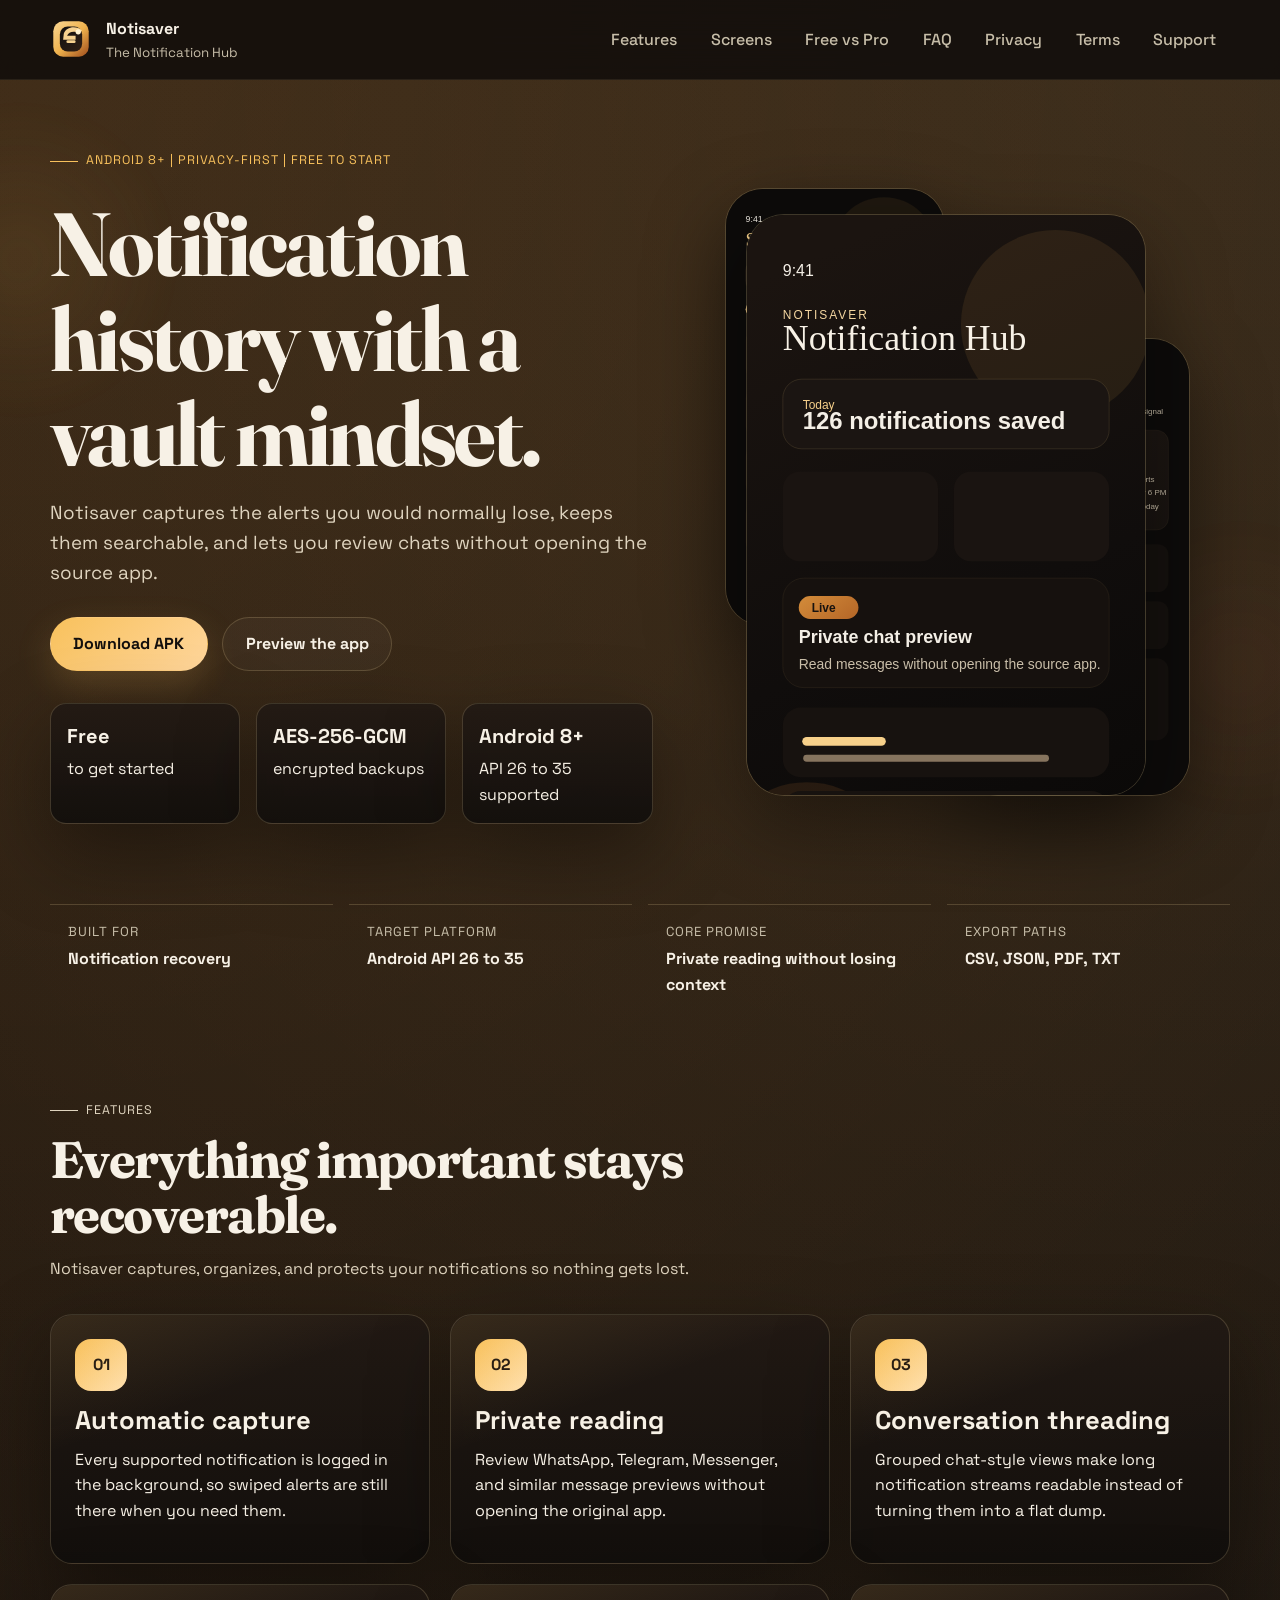
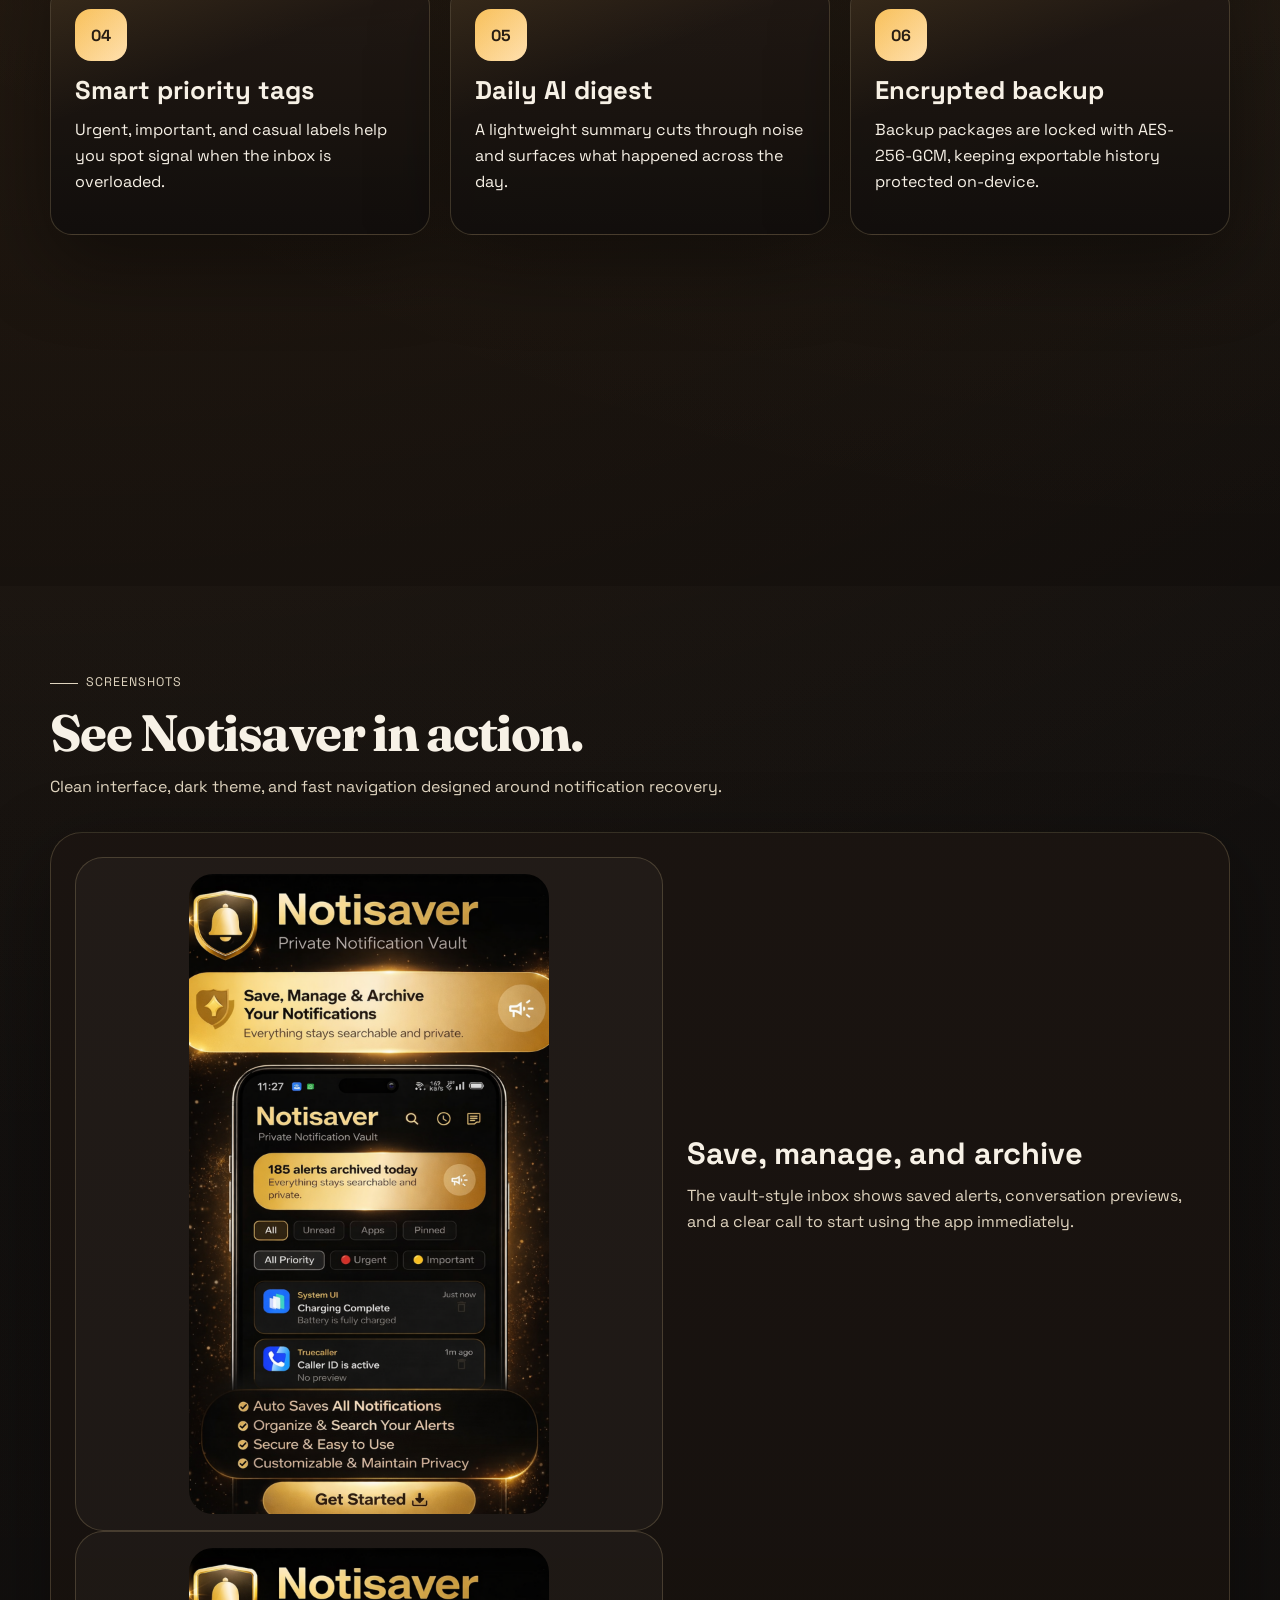
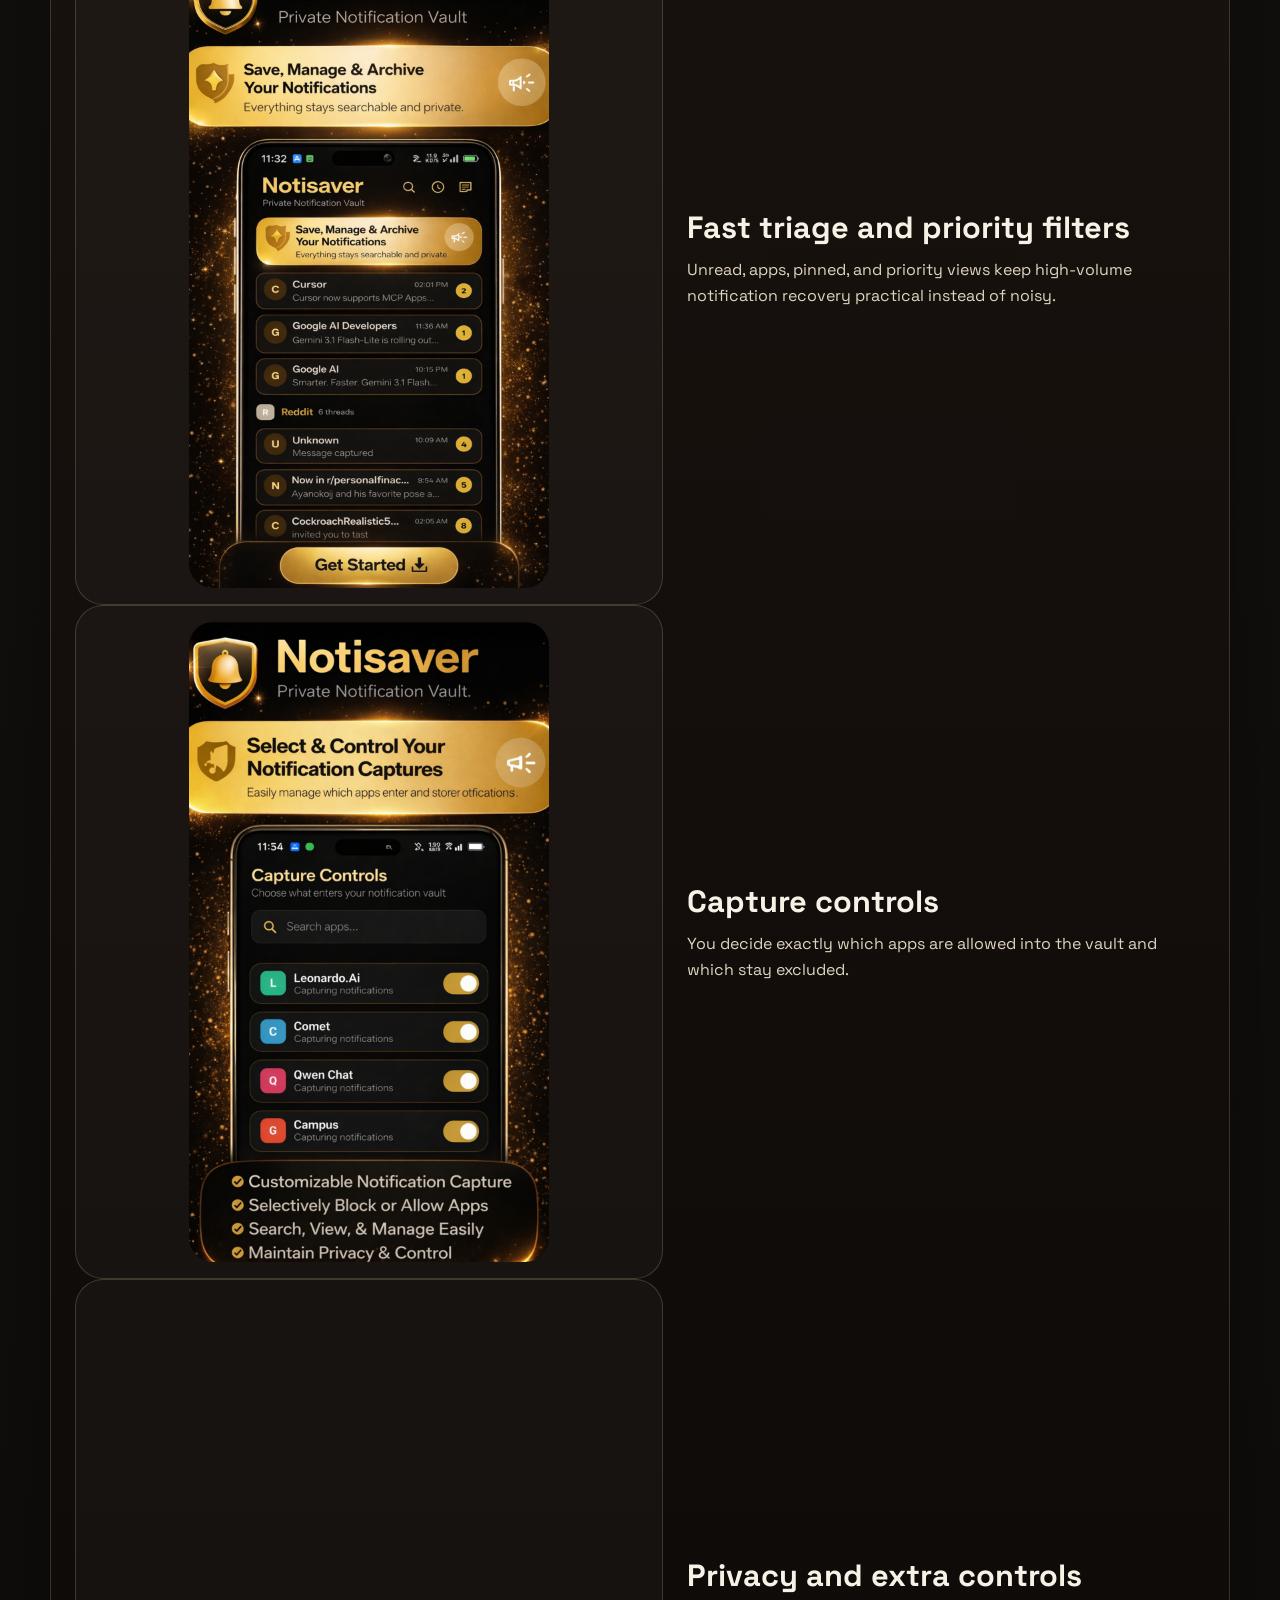
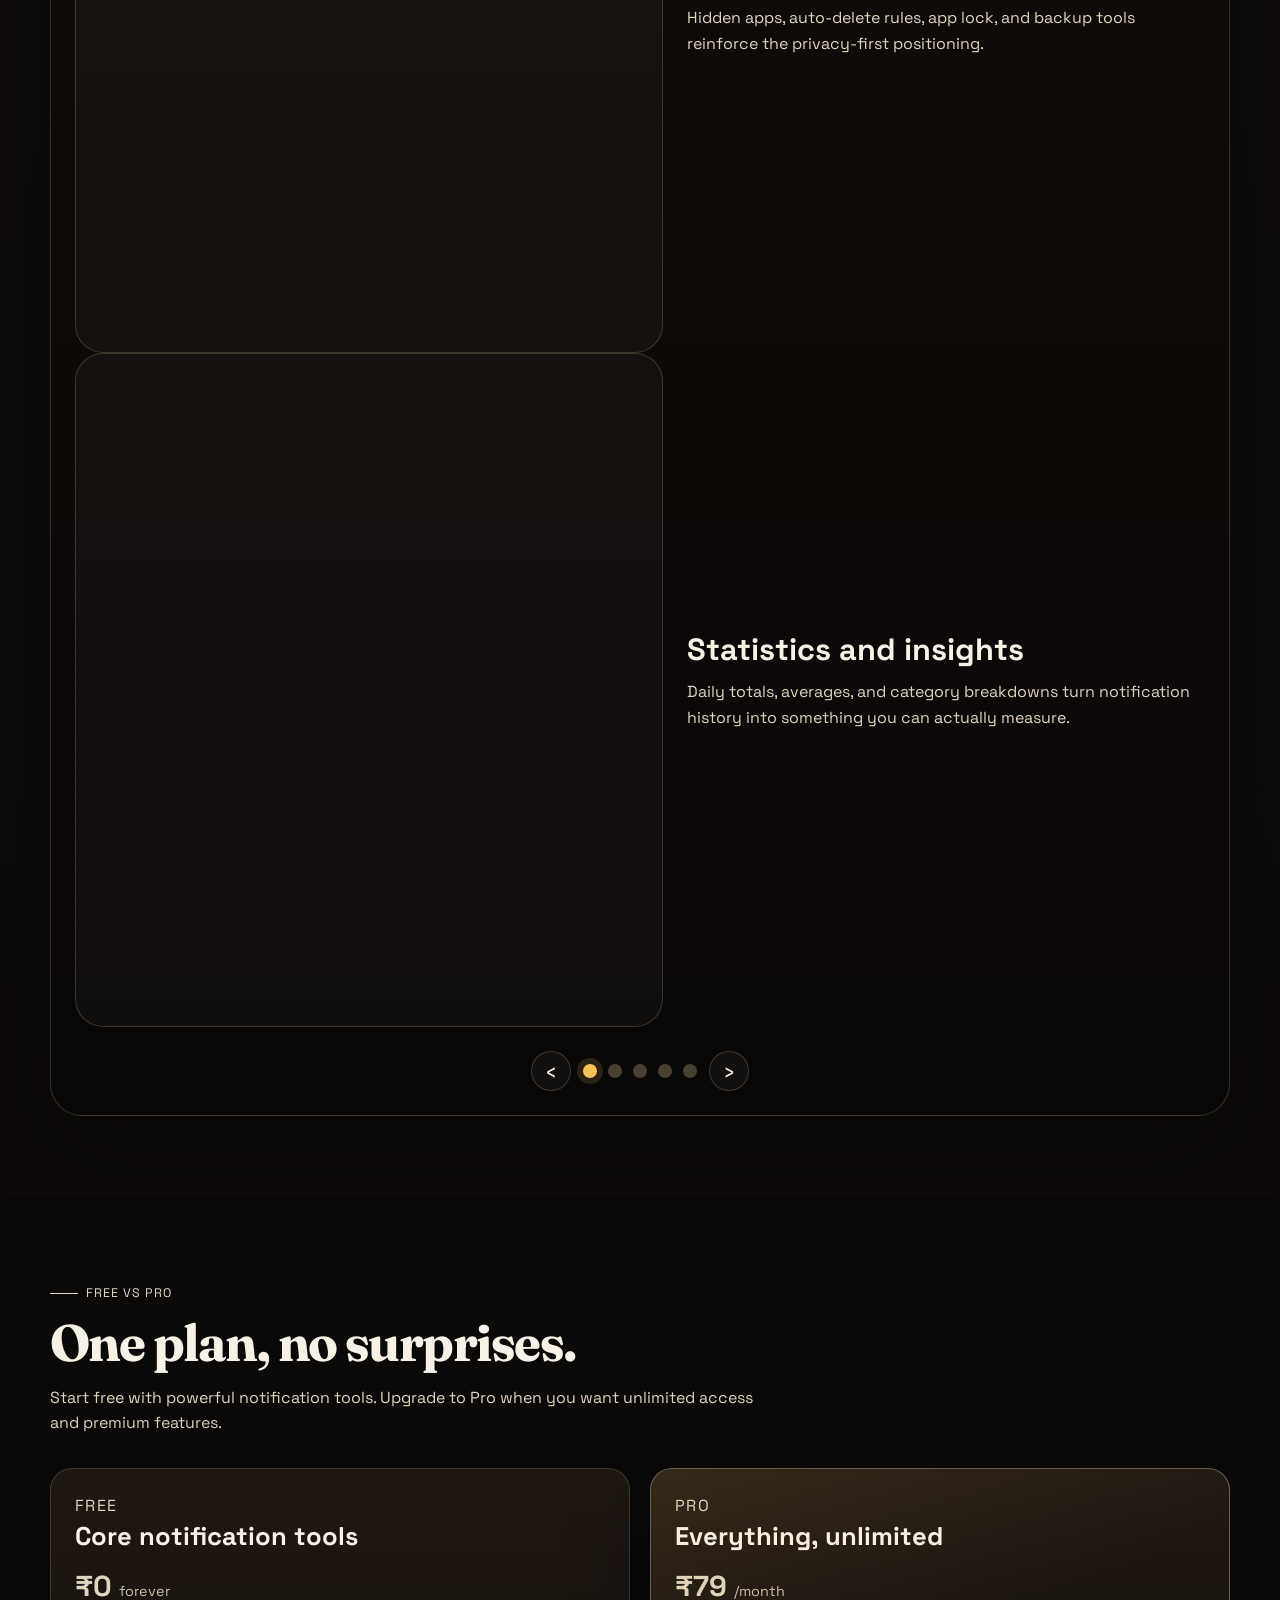
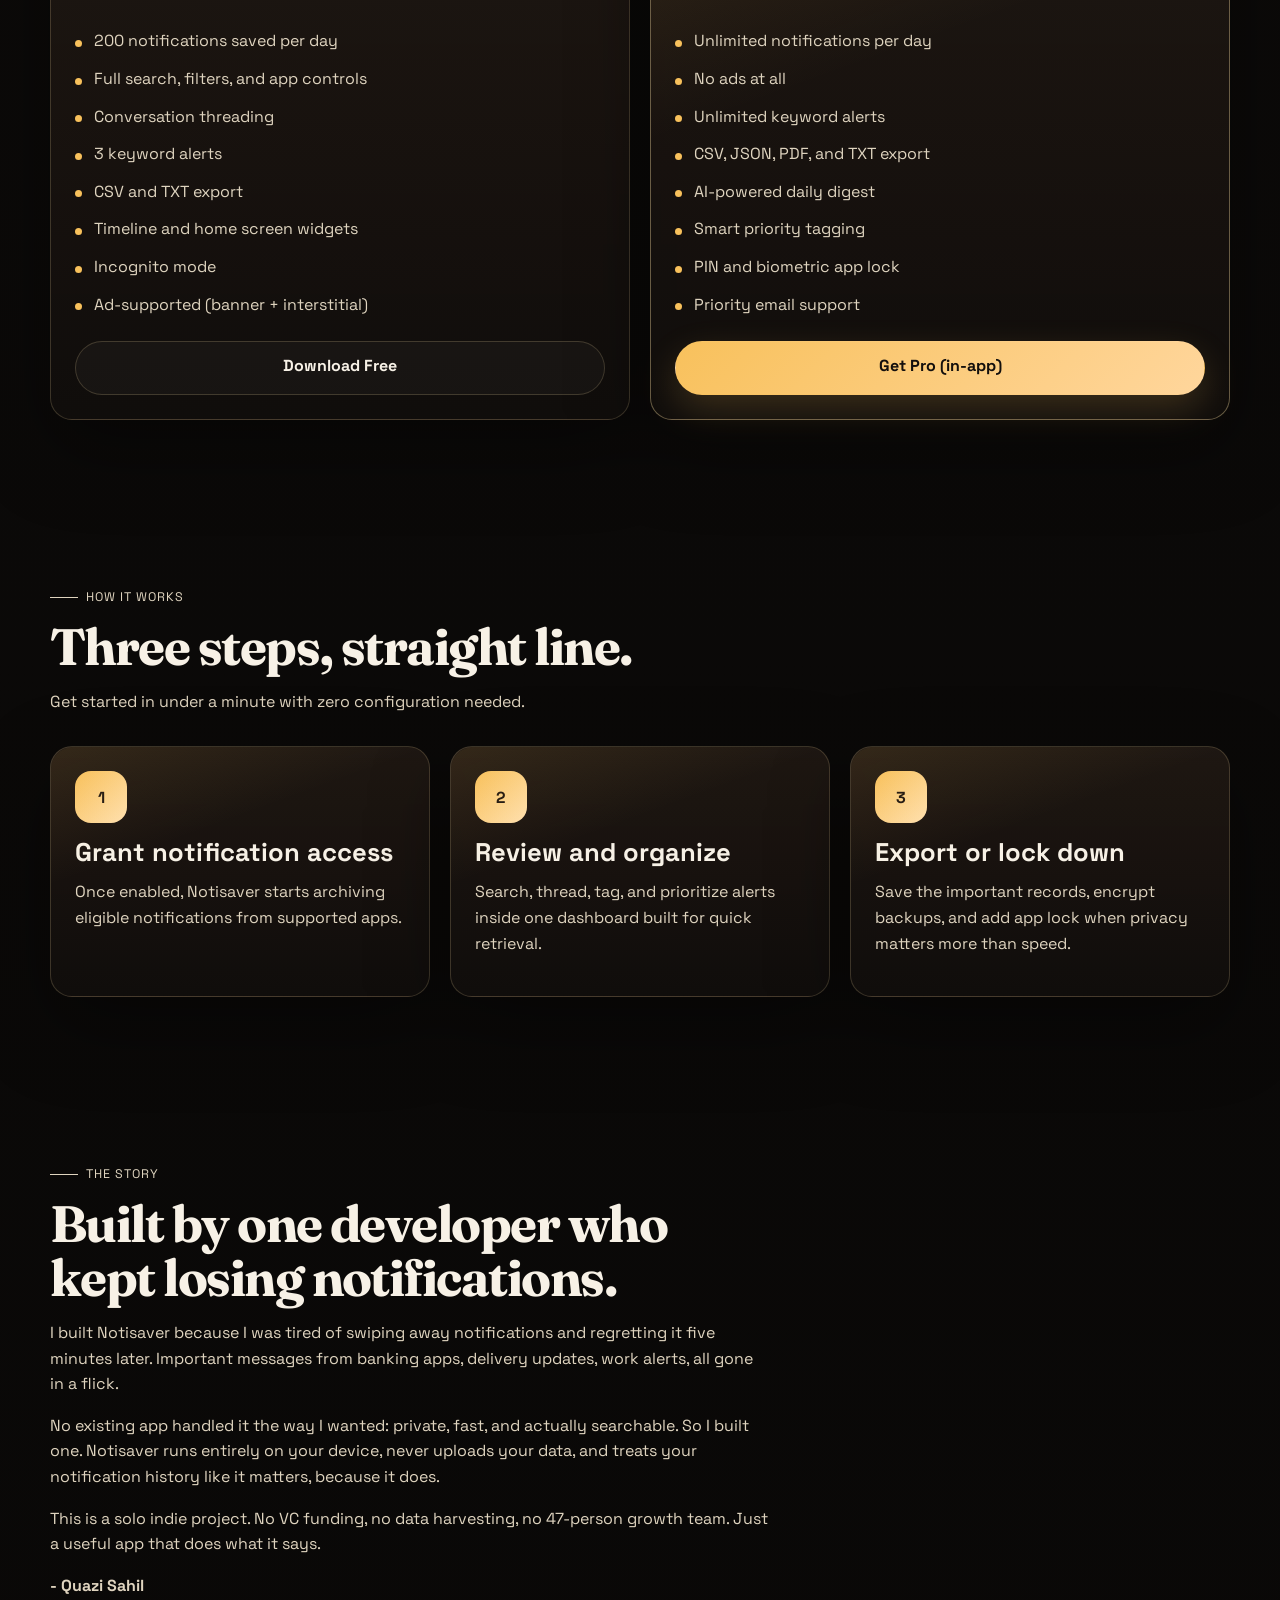
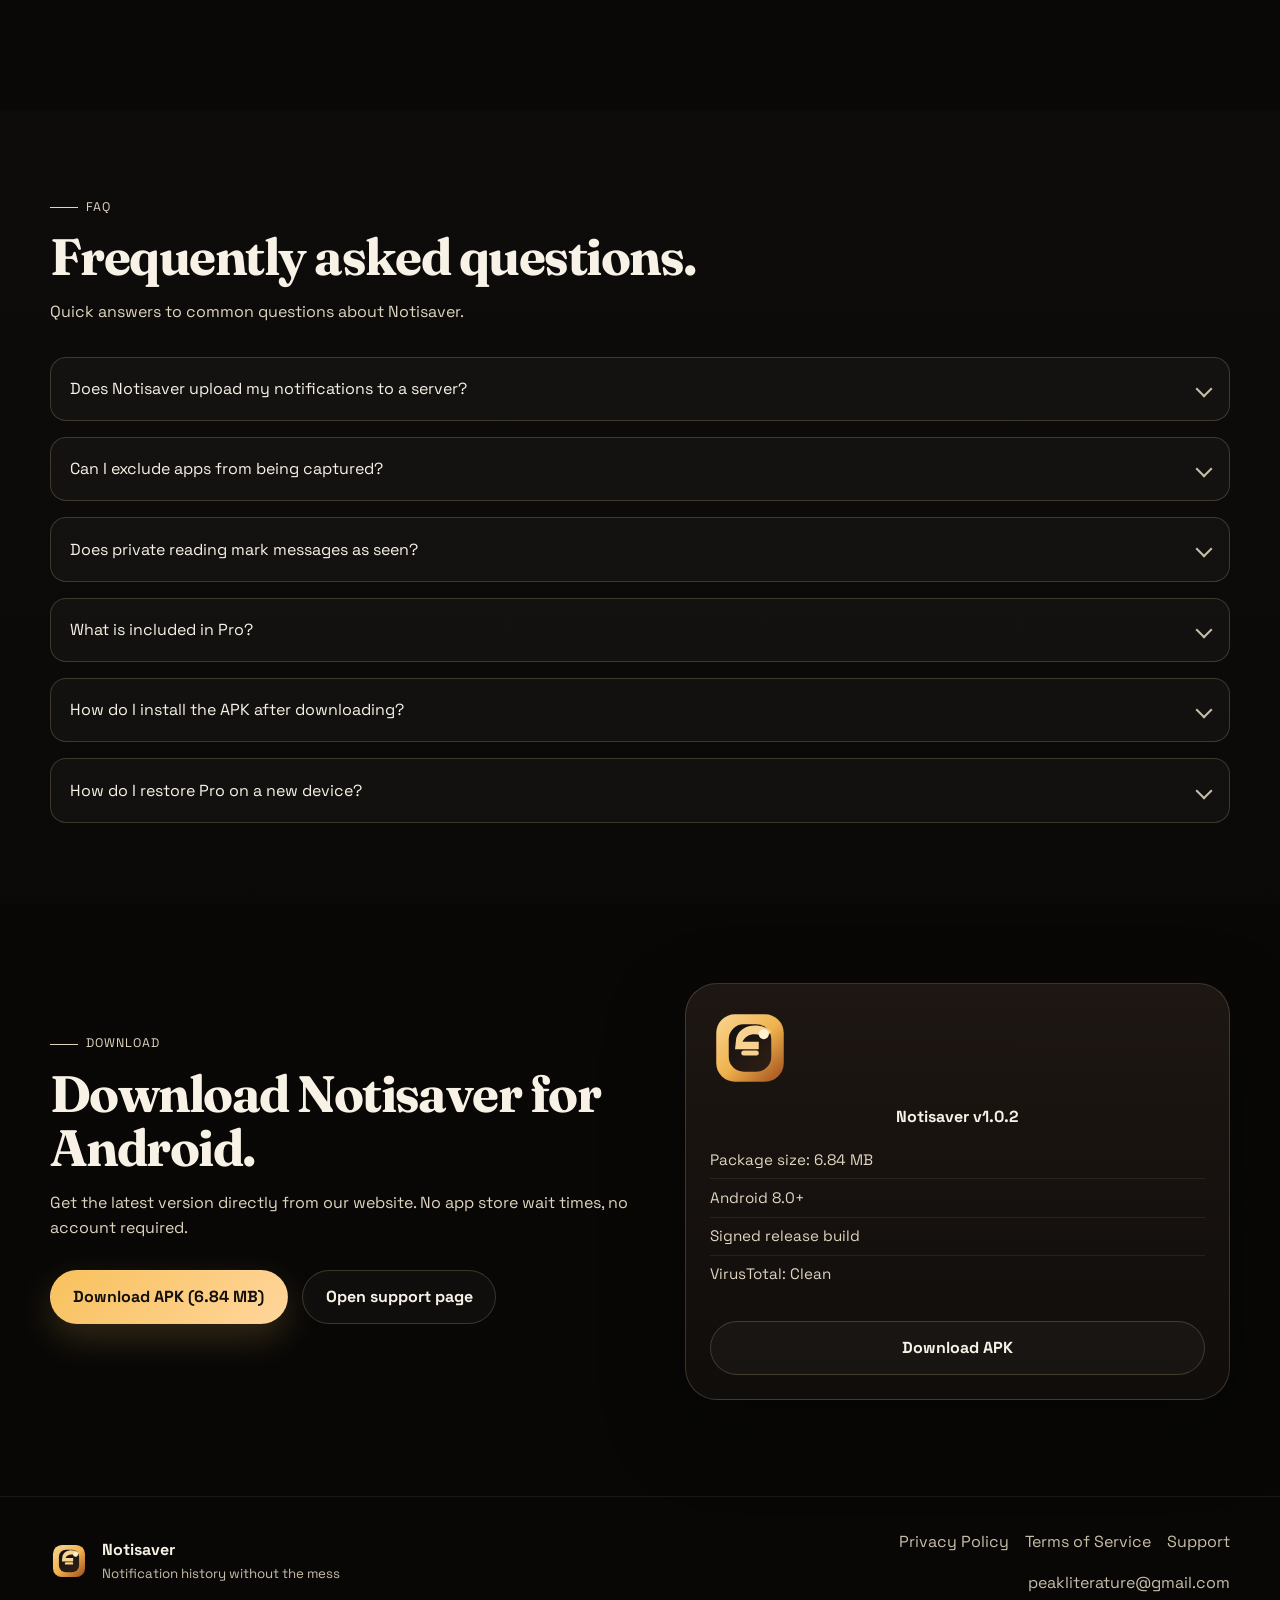
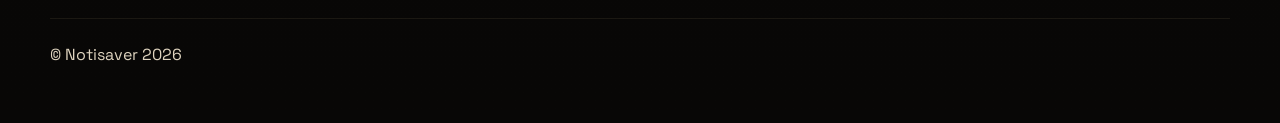
<file: index.html>
<!DOCTYPE html>
<html lang="en">
<head>
  <meta charset="utf-8">
  <meta name="viewport" content="width=device-width, initial-scale=1">
  <title>Notisaver | Notification History, Privacy Vault & Smart Recovery</title>
  <meta name="description" content="Notisaver is a privacy-first Android app that captures notification history, lets you read messages privately, and keeps important alerts searchable.">
  <meta name="theme-color" content="#0f0d0c">
  <meta property="og:type" content="website">
  <meta property="og:title" content="Notisaver — Never lose a notification again">
  <meta property="og:description" content="Capture notification history, read messages privately, search and export alerts. Free for Android 8+.">
  <meta property="og:image" content="/assets/images/og-cover.png">
  <meta property="og:site_name" content="Notisaver">
  <meta name="twitter:card" content="summary_large_image">
  <meta name="twitter:title" content="Notisaver — Never lose a notification again">
  <meta name="twitter:description" content="Capture notification history, read messages privately, search and export alerts. Free for Android 8+.">
  <meta name="twitter:image" content="/assets/images/og-cover.png">
  <link rel="preconnect" href="https://fonts.googleapis.com">
  <link rel="preconnect" href="https://fonts.gstatic.com" crossorigin>
  <link href="https://fonts.googleapis.com/css2?family=Fraunces:opsz,wght@9..144,500;9..144,700&family=Space+Grotesk:wght@400;500;700&display=swap" rel="stylesheet">
  <link rel="icon" href="assets/icons/favicon.svg" type="image/svg+xml">
  <link rel="stylesheet" href="assets/css/styles.css">
  <script defer src="assets/js/site.js"></script>
</head>
<body>
  <a class="skip-link" href="#main">Skip to content</a>
  <div class="site-shell">
    <header class="site-header">
      <div class="container nav-wrap">
        <a class="brand" href="index.html" aria-label="Notisaver home">
          <img src="assets/icons/logo-mark.svg" alt="" width="42" height="42">
          <span>
            <strong>Notisaver</strong>
            <small>The Notification Hub</small>
          </span>
        </a>
        <button class="nav-toggle" type="button" aria-expanded="false" aria-controls="site-nav">
          <span></span>
          <span></span>
          <span></span>
          <span class="visually-hidden">Toggle navigation</span>
        </button>
        <nav class="site-nav" id="site-nav" aria-label="Primary">
          <a href="#features">Features</a>
          <a href="#screens">Screens</a>
          <a href="#pricing">Free vs Pro</a>
          <a href="#faq">FAQ</a>
          <a href="privacy.html">Privacy</a>
          <a href="terms.html">Terms</a>
          <a href="support.html">Support</a>
        </nav>
      </div>
    </header>

    <main id="main">
      <section class="hero section">
        <div class="container hero-grid">
          <div class="hero-copy">
            <p class="eyebrow">Android 8+ | Privacy-first | Free to start</p>
            <h1>Notification history with a vault mindset.</h1>
            <p class="lede">Notisaver captures the alerts you would normally lose, keeps them searchable, and lets you review chats without opening the source app.</p>
            <div class="hero-actions">
              <a class="button button-primary" href="downloads/notisaver-v1.0.2.apk" download>Download APK</a>
              <a class="button button-secondary" href="#screens">Preview the app</a>
            </div>
            <ul class="metric-row" aria-label="Key product highlights">
              <li>
                <strong>Free</strong>
                <span>to get started</span>
              </li>
              <li>
                <strong>AES-256-GCM</strong>
                <span>encrypted backups</span>
              </li>
              <li>
                <strong>Android 8+</strong>
                <span>API 26 to 35 supported</span>
              </li>
            </ul>
          </div>
          <div class="hero-visual" aria-hidden="true">
            <div class="device-stack">
              <figure class="device-card device-card-main">
                <img src="assets/images/screen-home.svg" alt="">
              </figure>
              <figure class="device-card device-card-top">
                <img src="assets/images/screen-search.svg" alt="">
              </figure>
              <figure class="device-card device-card-bottom">
                <img src="assets/images/screen-digest.svg" alt="">
              </figure>
            </div>
          </div>
        </div>
      </section>

      <section class="status-strip">
        <div class="container status-grid">
          <div>
            <span class="strip-label">Built for</span>
            <strong>Notification recovery</strong>
          </div>
          <div>
            <span class="strip-label">Target platform</span>
            <strong>Android API 26 to 35</strong>
          </div>
          <div>
            <span class="strip-label">Core promise</span>
            <strong>Private reading without losing context</strong>
          </div>
          <div>
            <span class="strip-label">Export paths</span>
            <strong>CSV, JSON, PDF, TXT</strong>
          </div>
        </div>
      </section>

      <section class="section" id="features">
        <div class="container">
          <div class="section-heading">
            <p class="eyebrow">Features</p>
            <h2>Everything important stays recoverable.</h2>
            <p>Notisaver captures, organizes, and protects your notifications so nothing gets lost.</p>
          </div>
          <div class="feature-grid">
            <article class="feature-card reveal">
              <span class="feature-index">01</span>
              <h3>Automatic capture</h3>
              <p>Every supported notification is logged in the background, so swiped alerts are still there when you need them.</p>
            </article>
            <article class="feature-card reveal">
              <span class="feature-index">02</span>
              <h3>Private reading</h3>
              <p>Review WhatsApp, Telegram, Messenger, and similar message previews without opening the original app.</p>
            </article>
            <article class="feature-card reveal">
              <span class="feature-index">03</span>
              <h3>Conversation threading</h3>
              <p>Grouped chat-style views make long notification streams readable instead of turning them into a flat dump.</p>
            </article>
            <article class="feature-card reveal">
              <span class="feature-index">04</span>
              <h3>Smart priority tags</h3>
              <p>Urgent, important, and casual labels help you spot signal when the inbox is overloaded.</p>
            </article>
            <article class="feature-card reveal">
              <span class="feature-index">05</span>
              <h3>Daily AI digest</h3>
              <p>A lightweight summary cuts through noise and surfaces what happened across the day.</p>
            </article>
            <article class="feature-card reveal">
              <span class="feature-index">06</span>
              <h3>Encrypted backup</h3>
              <p>Backup packages are locked with AES-256-GCM, keeping exportable history protected on-device.</p>
            </article>
            <article class="feature-card reveal">
              <span class="feature-index">07</span>
              <h3>Flexible export</h3>
              <p>Move notification history into CSV, JSON, PDF, or TXT depending on whether you want speed, structure, or print.</p>
            </article>
            <article class="feature-card reveal">
              <span class="feature-index">08</span>
              <h3>Keyword alerts</h3>
              <p>Track exact words and get faster visibility into finance, delivery, work, or family updates.</p>
            </article>
            <article class="feature-card reveal">
              <span class="feature-index">09</span>
              <h3>App lock and widgets</h3>
              <p>Biometric access and home screen widgets combine privacy with quick-glance convenience.</p>
            </article>
          </div>
        </div>
      </section>

      <section class="section section-alt" id="screens">
        <div class="container">
          <div class="section-heading">
            <p class="eyebrow">Screenshots</p>
            <h2>See Notisaver in action.</h2>
            <p>Clean interface, dark theme, and fast navigation designed around notification recovery.</p>
          </div>
          <div class="carousel" data-carousel>
            <div class="carousel-stage">
              <article class="carousel-slide is-active" data-slide>
                <div class="slide-visual">
                  <img src="assets/images/screenshots/screenshot-5.png" alt="Notisaver promotional screenshot showing the main notification archive screen" width="1080" height="2400" fetchpriority="high">
                </div>
                <div class="slide-copy">
                  <h3>Save, manage, and archive</h3>
                  <p>The vault-style inbox shows saved alerts, conversation previews, and a clear call to start using the app immediately.</p>
                </div>
              </article>
              <article class="carousel-slide" data-slide hidden>
                <div class="slide-visual">
                  <img src="assets/images/screenshots/screenshot-4.png" alt="Notisaver promotional screenshot showing archive filters and notification list view" width="1080" height="2400" loading="lazy" decoding="async">
                </div>
                <div class="slide-copy">
                  <h3>Fast triage and priority filters</h3>
                  <p>Unread, apps, pinned, and priority views keep high-volume notification recovery practical instead of noisy.</p>
                </div>
              </article>
              <article class="carousel-slide" data-slide hidden>
                <div class="slide-visual">
                  <img src="assets/images/screenshots/screenshot-3.png" alt="Notisaver promotional screenshot showing per-app capture controls" width="1080" height="2400" loading="lazy" decoding="async">
                </div>
                <div class="slide-copy">
                  <h3>Capture controls</h3>
                  <p>You decide exactly which apps are allowed into the vault and which stay excluded.</p>
                </div>
              </article>
              <article class="carousel-slide" data-slide hidden>
                <div class="slide-visual">
                  <img src="assets/images/screenshots/screenshot-2.png" alt="Notisaver promotional screenshot showing privacy controls, app lock, export, and backup settings" width="1080" height="2400" loading="lazy" decoding="async">
                </div>
                <div class="slide-copy">
                  <h3>Privacy and extra controls</h3>
                  <p>Hidden apps, auto-delete rules, app lock, and backup tools reinforce the privacy-first positioning.</p>
                </div>
              </article>
              <article class="carousel-slide" data-slide hidden>
                <div class="slide-visual">
                  <img src="assets/images/screenshots/screenshot-1.png" alt="Notisaver promotional screenshot showing notification statistics and insights" width="1080" height="2400" loading="lazy" decoding="async">
                </div>
                <div class="slide-copy">
                  <h3>Statistics and insights</h3>
                  <p>Daily totals, averages, and category breakdowns turn notification history into something you can actually measure.</p>
                </div>
              </article>
            </div>
            <div class="carousel-controls" aria-label="App preview selector">
              <button class="carousel-arrow carousel-prev" type="button" aria-label="Previous screenshot">&lsaquo;</button>
              <button class="dot-button is-active" type="button" data-slide-to="0">
                <span class="visually-hidden">Show archive preview</span>
              </button>
              <button class="dot-button" type="button" data-slide-to="1">
                <span class="visually-hidden">Show filter preview</span>
              </button>
              <button class="dot-button" type="button" data-slide-to="2">
                <span class="visually-hidden">Show capture controls preview</span>
              </button>
              <button class="dot-button" type="button" data-slide-to="3">
                <span class="visually-hidden">Show privacy controls preview</span>
              </button>
              <button class="dot-button" type="button" data-slide-to="4">
                <span class="visually-hidden">Show statistics preview</span>
              </button>
              <button class="carousel-arrow carousel-next" type="button" aria-label="Next screenshot">&rsaquo;</button>
            </div>
          </div>
        </div>
      </section>

      <section class="section" id="pricing">
        <div class="container">
          <div class="section-heading">
            <p class="eyebrow">Free vs Pro</p>
            <h2>One plan, no surprises.</h2>
            <p>Start free with powerful notification tools. Upgrade to Pro when you want unlimited access and premium features.</p>
          </div>
          <div class="pricing-grid">
            <article class="pricing-card reveal">
              <p class="plan-name">Free</p>
              <h3>Core notification tools</h3>
              <p class="plan-price">₹0 <span class="price-period">forever</span></p>
              <ul class="plan-list">
                <li>200 notifications saved per day</li>
                <li>Full search, filters, and app controls</li>
                <li>Conversation threading</li>
                <li>3 keyword alerts</li>
                <li>CSV and TXT export</li>
                <li>Timeline and home screen widgets</li>
                <li>Incognito mode</li>
                <li>Ad-supported (banner + interstitial)</li>
              </ul>
              <a class="button button-secondary" href="downloads/notisaver-v1.0.2.apk" download>Download Free</a>
            </article>
            <article class="pricing-card pricing-card-featured reveal">
              <p class="plan-name">Pro</p>
              <h3>Everything, unlimited</h3>
              <p class="plan-price">₹79 <span class="price-period">/month</span></p>
              <ul class="plan-list">
                <li>Unlimited notifications per day</li>
                <li>No ads at all</li>
                <li>Unlimited keyword alerts</li>
                <li>CSV, JSON, PDF, and TXT export</li>
                <li>AI-powered daily digest</li>
                <li>Smart priority tagging</li>
                <li>PIN and biometric app lock</li>
                <li>Priority email support</li>
              </ul>
              <a class="button button-primary" href="downloads/notisaver-v1.0.2.apk" download>Get Pro (in-app)</a>
            </article>
          </div>
        </div>
      </section>

      <section class="section" id="how-it-works">
        <div class="container">
          <div class="section-heading">
            <p class="eyebrow">How it works</p>
            <h2>Three steps, straight line.</h2>
            <p>Get started in under a minute with zero configuration needed.</p>
          </div>
          <div class="steps-grid">
            <article class="step-card reveal">
              <span>1</span>
              <h3>Grant notification access</h3>
              <p>Once enabled, Notisaver starts archiving eligible notifications from supported apps.</p>
            </article>
            <article class="step-card reveal">
              <span>2</span>
              <h3>Review and organize</h3>
              <p>Search, thread, tag, and prioritize alerts inside one dashboard built for quick retrieval.</p>
            </article>
            <article class="step-card reveal">
              <span>3</span>
              <h3>Export or lock down</h3>
              <p>Save the important records, encrypt backups, and add app lock when privacy matters more than speed.</p>
            </article>
          </div>
        </div>
      </section>

      <section class="section" id="story">
        <div class="container">
          <div class="section-heading reveal">
            <p class="eyebrow">The story</p>
            <h2>Built by one developer who kept losing notifications.</h2>
            <p>I built Notisaver because I was tired of swiping away notifications and regretting it five minutes later. Important messages from banking apps, delivery updates, work alerts, all gone in a flick.</p>
            <p>No existing app handled it the way I wanted: private, fast, and actually searchable. So I built one. Notisaver runs entirely on your device, never uploads your data, and treats your notification history like it matters, because it does.</p>
            <p>This is a solo indie project. No VC funding, no data harvesting, no 47-person growth team. Just a useful app that does what it says.</p>
            <p class="story-signoff">- Quazi Sahil</p>
          </div>
        </div>
      </section>

      <section class="section section-alt" id="faq">
        <div class="container">
          <div class="section-heading">
            <p class="eyebrow">FAQ</p>
            <h2>Frequently asked questions.</h2>
            <p>Quick answers to common questions about Notisaver.</p>
          </div>
          <div class="faq-list">
            <article class="faq-item">
              <button class="faq-button" type="button" aria-expanded="false">
                Does Notisaver upload my notifications to a server?
              </button>
              <div class="faq-panel" hidden>
                <p>No. All notification data stays on your device. Nothing is uploaded unless you explicitly create a backup or export.</p>
              </div>
            </article>
            <article class="faq-item">
              <button class="faq-button" type="button" aria-expanded="false">
                Can I exclude apps from being captured?
              </button>
              <div class="faq-panel" hidden>
                <p>Yes. Per-app capture controls let you mute apps you do not want archived.</p>
              </div>
            </article>
            <article class="faq-item">
              <button class="faq-button" type="button" aria-expanded="false">
                Does private reading mark messages as seen?
              </button>
              <div class="faq-panel" hidden>
                <p>No. You read the notification content inside Notisaver without opening the original messaging app, so no read receipts are triggered.</p>
              </div>
            </article>
            <article class="faq-item">
              <button class="faq-button" type="button" aria-expanded="false">
                What is included in Pro?
              </button>
              <div class="faq-panel" hidden>
                <p>Pro (₹79/month) unlocks unlimited notifications, removes all ads, adds unlimited keyword alerts, CSV/JSON/PDF/TXT export, AI daily digest, smart priority tagging, and PIN/biometric app lock.</p>
              </div>
            </article>
            <article class="faq-item">
              <button class="faq-button" type="button" aria-expanded="false">
                How do I install the APK after downloading?
              </button>
              <div class="faq-panel" hidden>
                <p>Download the APK on Android, allow installs from your browser if Android prompts for it, then open the package and complete installation.</p>
              </div>
            </article>
            <article class="faq-item">
              <button class="faq-button" type="button" aria-expanded="false">
                How do I restore Pro on a new device?
              </button>
              <div class="faq-panel" hidden>
                <p>Open the Pro screen in the app and use the restore code you received after purchase. If you lost the code, email peakliterature@gmail.com with your payment details for manual recovery.</p>
              </div>
            </article>
          </div>
        </div>
      </section>

      <section class="section cta-section" id="download">
        <div class="container cta-grid">
          <div class="cta-copy">
            <p class="eyebrow">Download</p>
            <h2>Download Notisaver for Android.</h2>
            <p>Get the latest version directly from our website. No app store wait times, no account required.</p>
            <div class="hero-actions">
              <a class="button button-primary" href="downloads/notisaver-v1.0.2.apk" download>Download APK (6.84 MB)</a>
              <a class="button button-secondary" href="support.html">Open support page</a>
            </div>
          </div>
          <aside class="qr-card reveal">
            <img src="assets/icons/logo-mark.svg" alt="" width="80" height="80">
            <strong>Notisaver v1.0.2</strong>
            <ul class="download-meta">
              <li>Package size: 6.84 MB</li>
              <li>Android 8.0+</li>
              <li>Signed release build</li>
              <li>VirusTotal: Clean</li>
            </ul>
            <a class="button button-secondary" href="downloads/notisaver-v1.0.2.apk" download>Download APK</a>
          </aside>
        </div>
      </section>
    </main>

    <footer class="site-footer">
      <div class="container footer-grid">
        <div>
          <a class="brand brand-footer" href="index.html">
            <img src="assets/icons/logo-mark.svg" alt="" width="38" height="38">
            <span>
              <strong>Notisaver</strong>
              <small>Notification history without the mess</small>
            </span>
          </a>
        </div>
        <nav class="footer-links" aria-label="Footer">
          <a href="privacy.html">Privacy Policy</a>
          <a href="terms.html">Terms of Service</a>
          <a href="support.html">Support</a>
          <a href="mailto:peakliterature@gmail.com">peakliterature@gmail.com</a>
        </nav>
      </div>
      <div class="container footer-meta">
        <p>&copy; Notisaver <span data-year></span></p>
      </div>
    </footer>
  </div>
</body>
</html>
</file>
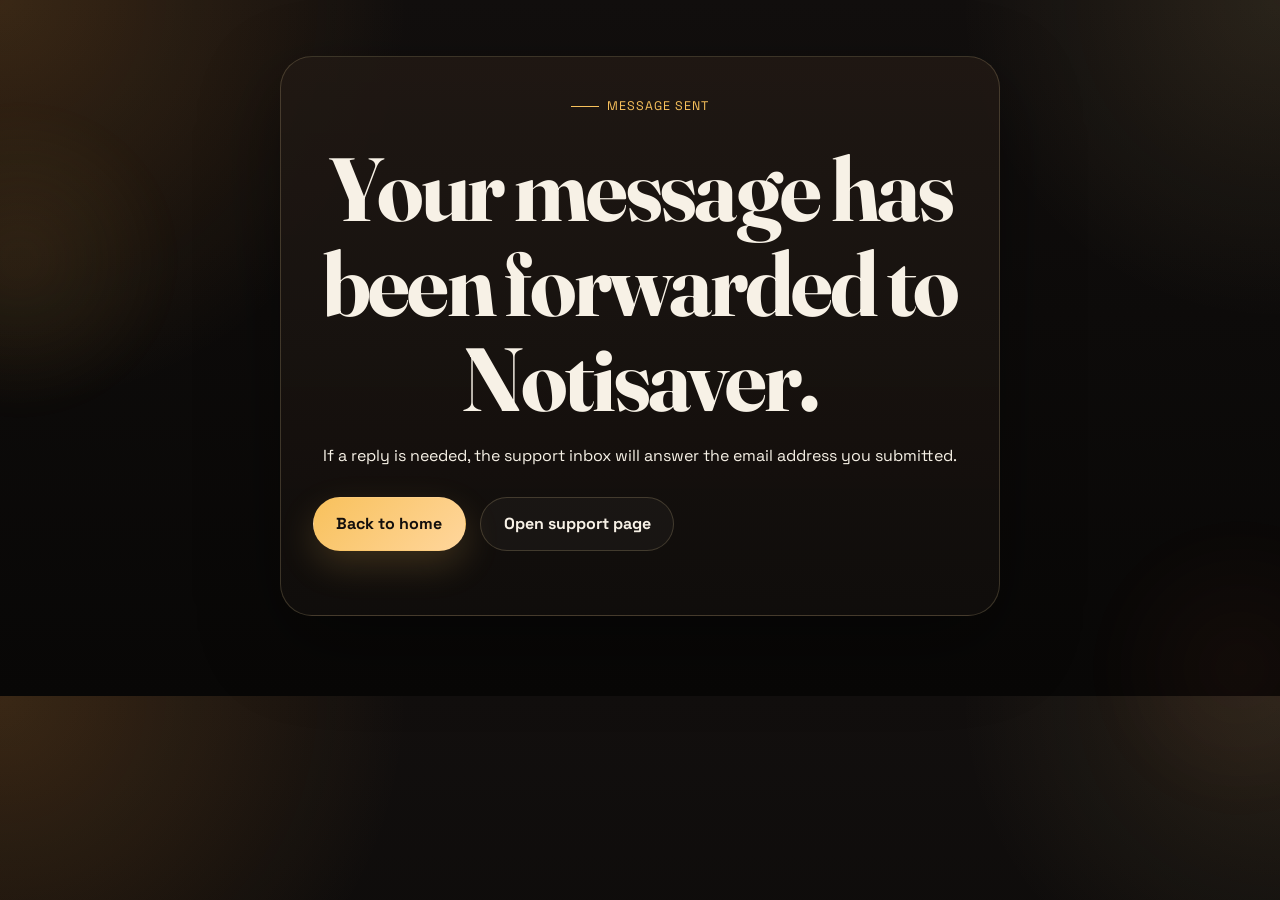
<file: contact-success.html>
<!DOCTYPE html>
<html lang="en">
<head>
  <meta charset="utf-8">
  <meta name="viewport" content="width=device-width, initial-scale=1">
  <title>Message Sent | Notisaver</title>
  <meta name="description" content="Confirmation page for successful Notisaver contact form submission.">
  <meta name="theme-color" content="#0f0d0c">
  <link rel="preconnect" href="https://fonts.googleapis.com">
  <link rel="preconnect" href="https://fonts.gstatic.com" crossorigin>
  <link href="https://fonts.googleapis.com/css2?family=Fraunces:opsz,wght@9..144,500;9..144,700&family=Space+Grotesk:wght@400;500;700&display=swap" rel="stylesheet">
  <link rel="icon" href="assets/icons/favicon.svg" type="image/svg+xml">
  <link rel="stylesheet" href="assets/css/styles.css">
  <script defer src="assets/js/site.js"></script>
</head>
<body class="inner-page">
  <a class="skip-link" href="#main">Skip to content</a>
  <div class="site-shell">
    <main id="main" class="section">
      <div class="container legal-shell centered-shell">
        <p class="eyebrow">Message sent</p>
        <h1>Your message has been forwarded to Notisaver.</h1>
        <p>If a reply is needed, the support inbox will answer the email address you submitted.</p>
        <div class="hero-actions">
          <a class="button button-primary" href="index.html">Back to home</a>
          <a class="button button-secondary" href="support.html">Open support page</a>
        </div>
      </div>
    </main>
  </div>
</body>
</html>
</file>
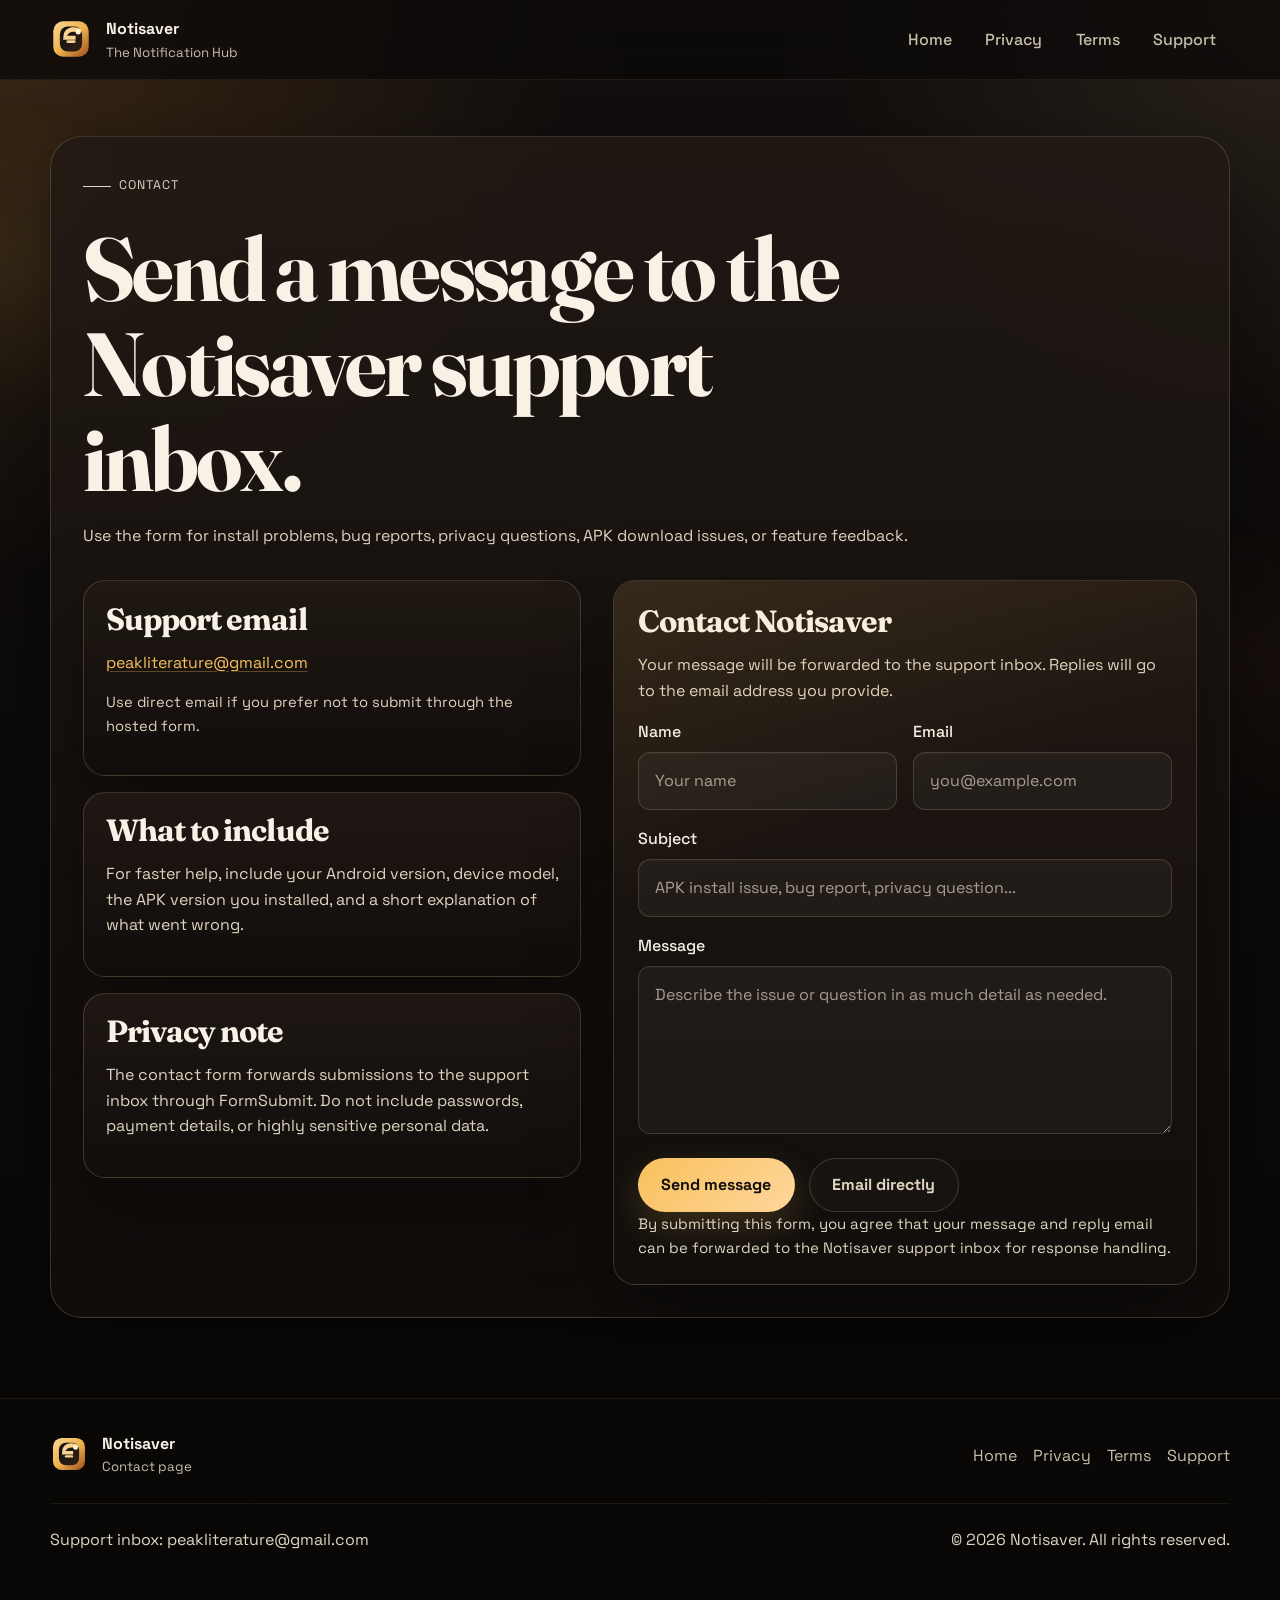
<file: contact.html>
<!DOCTYPE html>
<html lang="en">
<head>
  <meta charset="utf-8">
  <meta name="viewport" content="width=device-width, initial-scale=1">
  <title>Contact | Notisaver</title>
  <meta name="description" content="Contact Notisaver support for install help, feedback, privacy questions, and APK issues.">
  <meta name="theme-color" content="#0f0d0c">
  <link rel="preconnect" href="https://fonts.googleapis.com">
  <link rel="preconnect" href="https://fonts.gstatic.com" crossorigin>
  <link href="https://fonts.googleapis.com/css2?family=Fraunces:opsz,wght@9..144,500;9..144,700&family=Space+Grotesk:wght@400;500;700&display=swap" rel="stylesheet">
  <link rel="icon" href="assets/icons/favicon.svg" type="image/svg+xml">
  <link rel="stylesheet" href="assets/css/styles.css">
  <script defer src="assets/js/site.js"></script>
</head>
<body class="inner-page">
  <a class="skip-link" href="#main">Skip to content</a>
  <div class="site-shell">
    <header class="site-header">
      <div class="container nav-wrap">
        <a class="brand" href="index.html" aria-label="Notisaver home">
          <img src="assets/icons/logo-mark.svg" alt="" width="42" height="42">
          <span>
            <strong>Notisaver</strong>
            <small>The Notification Hub</small>
          </span>
        </a>
        <button class="nav-toggle" type="button" aria-expanded="false" aria-controls="site-nav">
          <span></span>
          <span></span>
          <span></span>
          <span class="visually-hidden">Toggle navigation</span>
        </button>
        <nav class="site-nav" id="site-nav" aria-label="Primary">
          <a href="index.html">Home</a>
          <a href="privacy.html">Privacy</a>
          <a href="terms.html">Terms</a>
          <a href="support.html">Support</a>
        </nav>
      </div>
    </header>

    <main id="main" class="section">
      <div class="container legal-shell">
        <header class="page-hero">
          <p class="eyebrow">Contact</p>
          <h1>Send a message to the Notisaver support inbox.</h1>
          <p>Use the form for install problems, bug reports, privacy questions, APK download issues, or feature feedback.</p>
        </header>

        <section class="contact-layout">
          <div class="contact-methods">
            <article class="contact-method-card">
              <h2>Support email</h2>
              <p><a href="mailto:peakliterature@gmail.com">peakliterature@gmail.com</a></p>
              <p class="tiny-note">Use direct email if you prefer not to submit through the hosted form.</p>
            </article>

            <article class="contact-method-card">
              <h2>What to include</h2>
              <p>For faster help, include your Android version, device model, the APK version you installed, and a short explanation of what went wrong.</p>
            </article>

            <article class="contact-method-card">
              <h2>Privacy note</h2>
              <p>The contact form forwards submissions to the support inbox through FormSubmit. Do not include passwords, payment details, or highly sensitive personal data.</p>
            </article>
          </div>

          <form class="contact-form" action="https://formsubmit.co/peakliterature@gmail.com" method="POST" data-contact-form>
            <h2>Contact Notisaver</h2>
            <p>Your message will be forwarded to the support inbox. Replies will go to the email address you provide.</p>

            <input type="hidden" name="_subject" value="New Notisaver contact request">
            <input type="hidden" name="_template" value="table">
            <input type="hidden" name="_autoresponse" value="Thanks for contacting Notisaver. Your message has been received. If a reply is needed, the support inbox will respond to the email address you submitted.">
            <input type="hidden" name="_next" value="contact-success.html">
            <input type="hidden" name="_captcha" value="true">

            <div class="form-honeypot" aria-hidden="true">
              <label for="website">Website</label>
              <input id="website" type="text" name="_honey" tabindex="-1" autocomplete="off">
            </div>

            <div class="form-grid">
              <div class="form-field">
                <label for="contact-name">Name</label>
                <input id="contact-name" type="text" name="name" placeholder="Your name" required>
              </div>

              <div class="form-field">
                <label for="contact-email">Email</label>
                <input id="contact-email" type="email" name="email" placeholder="you@example.com" required>
              </div>

              <div class="form-field field-span">
                <label for="contact-subject">Subject</label>
                <input id="contact-subject" type="text" name="topic" placeholder="APK install issue, bug report, privacy question..." required>
              </div>

              <div class="form-field field-span">
                <label for="contact-message">Message</label>
                <textarea id="contact-message" name="message" placeholder="Describe the issue or question in as much detail as needed." required></textarea>
              </div>
            </div>

            <div class="form-actions">
              <button class="button button-primary" type="submit">Send message</button>
              <a class="link-button" href="mailto:peakliterature@gmail.com?subject=Notisaver%20Support">Email directly</a>
            </div>

            <p class="form-note">By submitting this form, you agree that your message and reply email can be forwarded to the Notisaver support inbox for response handling.</p>
          </form>
        </section>
      </div>
    </main>

    <footer class="site-footer">
      <div class="container footer-grid">
        <div>
          <a class="brand brand-footer" href="index.html">
            <img src="assets/icons/logo-mark.svg" alt="" width="38" height="38">
            <span>
              <strong>Notisaver</strong>
              <small>Contact page</small>
            </span>
          </a>
        </div>
        <nav class="footer-links" aria-label="Footer">
          <a href="index.html">Home</a>
          <a href="privacy.html">Privacy</a>
          <a href="terms.html">Terms</a>
          <a href="support.html">Support</a>
        </nav>
      </div>
      <div class="container footer-meta">
        <p>Support inbox: peakliterature@gmail.com</p>
        <p>&copy; <span data-year></span> Notisaver. All rights reserved.</p>
      </div>
    </footer>
  </div>
</body>
</html>
</file>
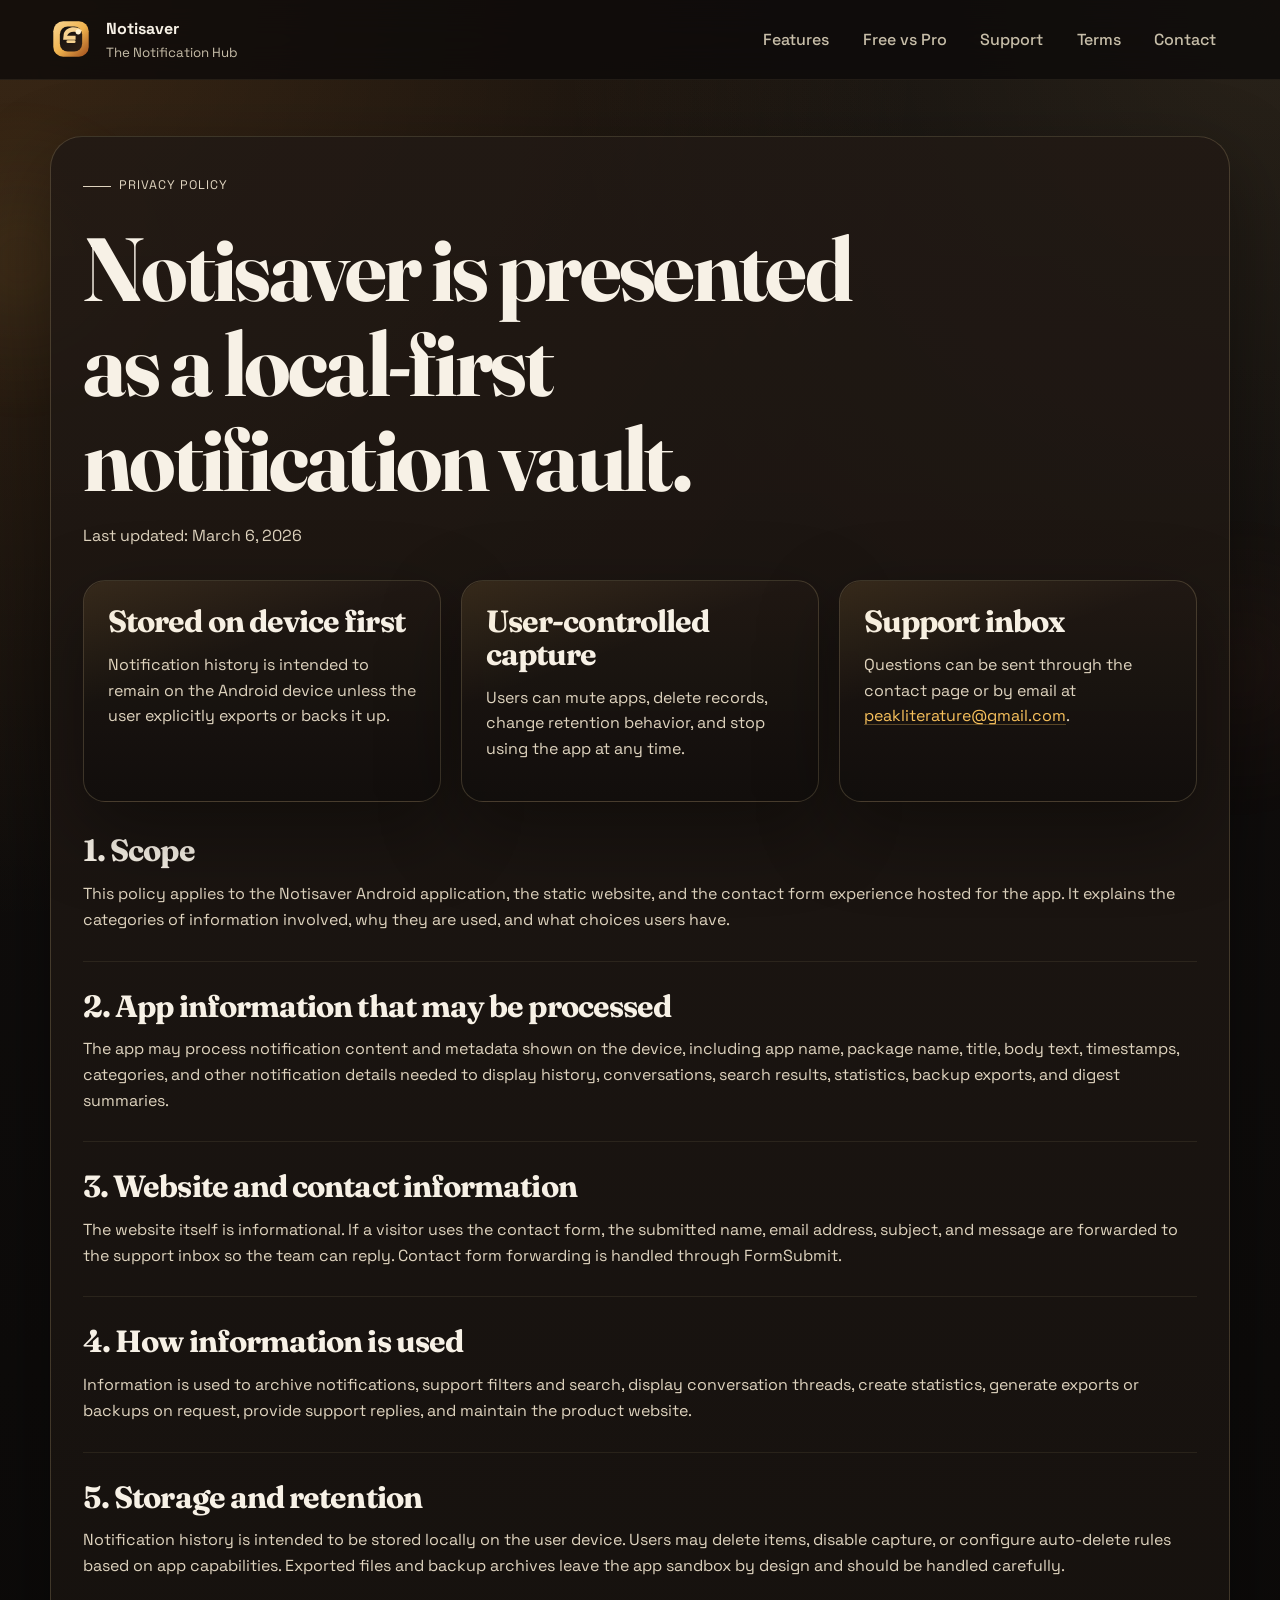
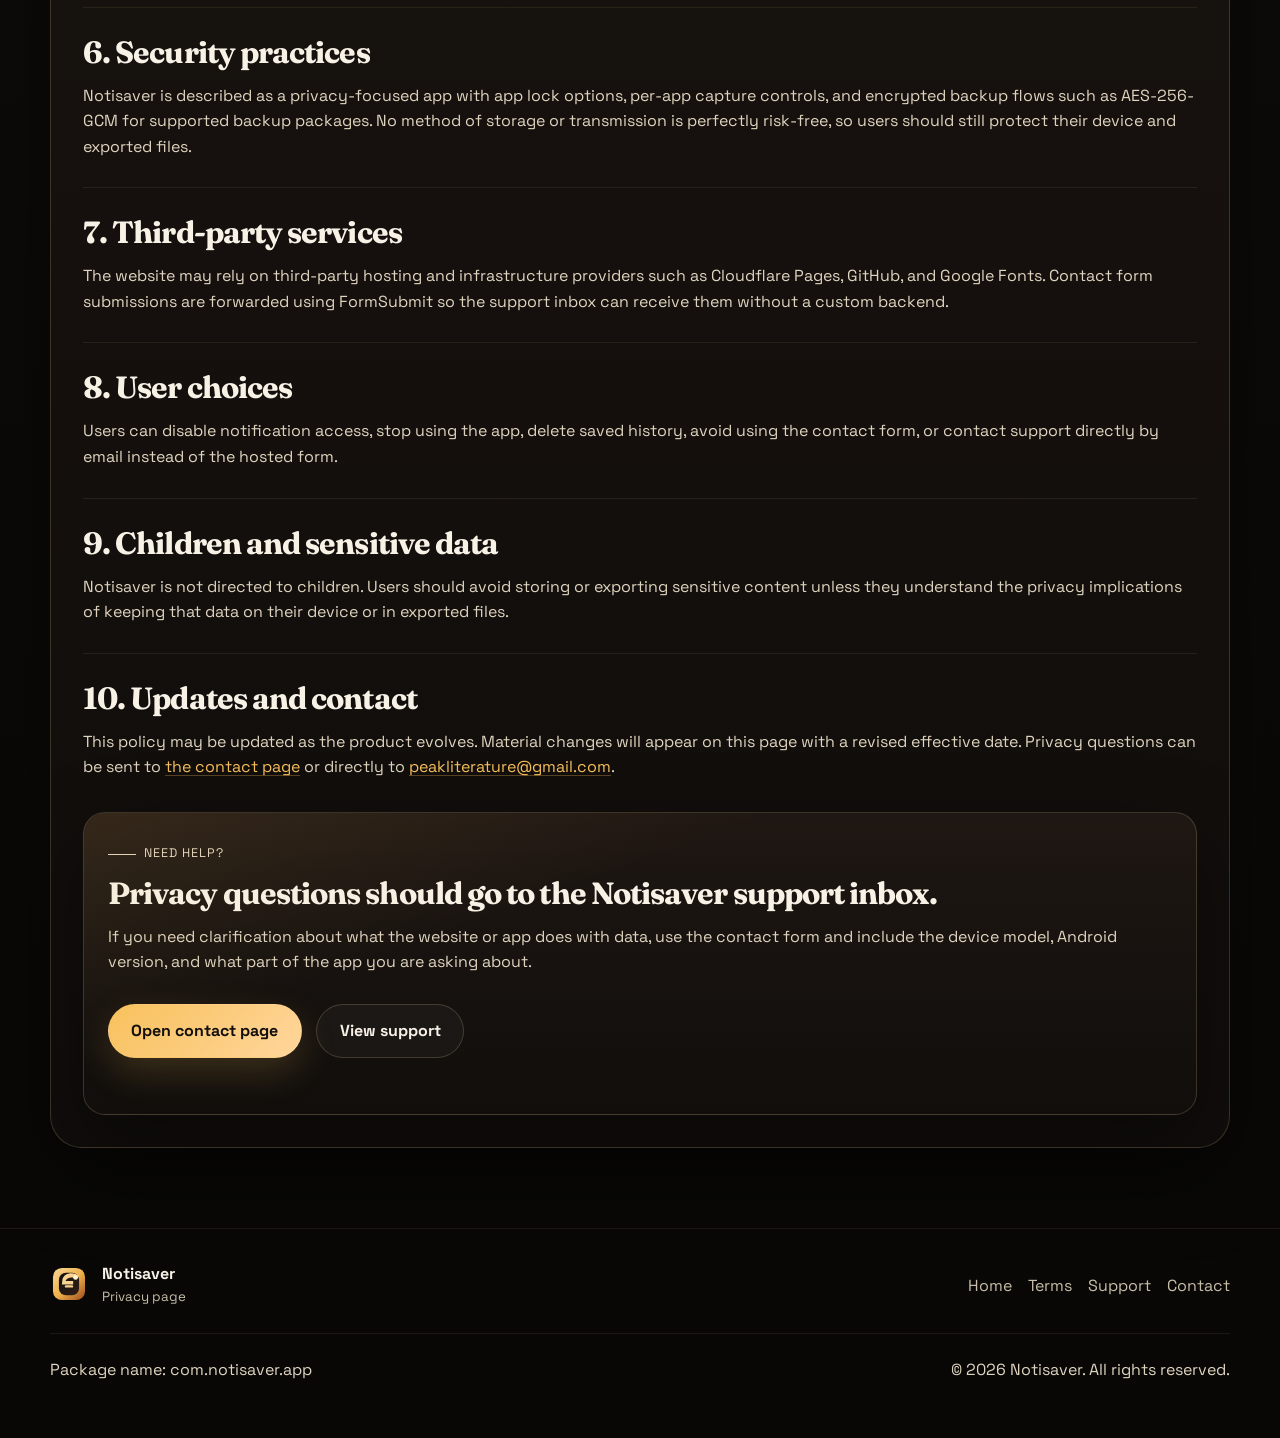
<file: privacy.html>
<!DOCTYPE html>
<html lang="en">
<head>
  <meta charset="utf-8">
  <meta name="viewport" content="width=device-width, initial-scale=1">
  <title>Privacy Policy | Notisaver</title>
  <meta name="description" content="Privacy policy for Notisaver, including app data handling, website behavior, backups, exports, and contact submissions.">
  <meta name="theme-color" content="#0f0d0c">
  <link rel="preconnect" href="https://fonts.googleapis.com">
  <link rel="preconnect" href="https://fonts.gstatic.com" crossorigin>
  <link href="https://fonts.googleapis.com/css2?family=Fraunces:opsz,wght@9..144,500;9..144,700&family=Space+Grotesk:wght@400;500;700&display=swap" rel="stylesheet">
  <link rel="icon" href="assets/icons/favicon.svg" type="image/svg+xml">
  <link rel="stylesheet" href="assets/css/styles.css">
  <script defer src="assets/js/site.js"></script>
</head>
<body class="inner-page">
  <a class="skip-link" href="#main">Skip to content</a>
  <div class="site-shell">
    <header class="site-header">
      <div class="container nav-wrap">
        <a class="brand" href="index.html" aria-label="Notisaver home">
          <img src="assets/icons/logo-mark.svg" alt="" width="42" height="42">
          <span>
            <strong>Notisaver</strong>
            <small>The Notification Hub</small>
          </span>
        </a>
        <button class="nav-toggle" type="button" aria-expanded="false" aria-controls="site-nav">
          <span></span>
          <span></span>
          <span></span>
          <span class="visually-hidden">Toggle navigation</span>
        </button>
        <nav class="site-nav" id="site-nav" aria-label="Primary">
          <a href="index.html#features">Features</a>
          <a href="index.html#pricing">Free vs Pro</a>
          <a href="support.html">Support</a>
          <a href="terms.html">Terms</a>
          <a href="contact.html">Contact</a>
        </nav>
      </div>
    </header>

    <main id="main" class="section">
      <div class="container legal-shell">
        <header class="page-hero">
          <p class="eyebrow">Privacy policy</p>
          <h1>Notisaver is presented as a local-first notification vault.</h1>
          <p>Last updated: March 6, 2026</p>
        </header>

        <section class="legal-intro-grid" aria-label="Privacy summary">
          <article class="info-card">
            <h2>Stored on device first</h2>
            <p>Notification history is intended to remain on the Android device unless the user explicitly exports or backs it up.</p>
          </article>
          <article class="info-card">
            <h2>User-controlled capture</h2>
            <p>Users can mute apps, delete records, change retention behavior, and stop using the app at any time.</p>
          </article>
          <article class="info-card">
            <h2>Support inbox</h2>
            <p>Questions can be sent through the contact page or by email at <a class="inline-link" href="mailto:peakliterature@gmail.com">peakliterature@gmail.com</a>.</p>
          </article>
        </section>

        <section class="legal-section">
          <h2>1. Scope</h2>
          <p>This policy applies to the Notisaver Android application, the static website, and the contact form experience hosted for the app. It explains the categories of information involved, why they are used, and what choices users have.</p>
        </section>

        <section class="legal-section">
          <h2>2. App information that may be processed</h2>
          <p>The app may process notification content and metadata shown on the device, including app name, package name, title, body text, timestamps, categories, and other notification details needed to display history, conversations, search results, statistics, backup exports, and digest summaries.</p>
        </section>

        <section class="legal-section">
          <h2>3. Website and contact information</h2>
          <p>The website itself is informational. If a visitor uses the contact form, the submitted name, email address, subject, and message are forwarded to the support inbox so the team can reply. Contact form forwarding is handled through FormSubmit.</p>
        </section>

        <section class="legal-section">
          <h2>4. How information is used</h2>
          <p>Information is used to archive notifications, support filters and search, display conversation threads, create statistics, generate exports or backups on request, provide support replies, and maintain the product website.</p>
        </section>

        <section class="legal-section">
          <h2>5. Storage and retention</h2>
          <p>Notification history is intended to be stored locally on the user device. Users may delete items, disable capture, or configure auto-delete rules based on app capabilities. Exported files and backup archives leave the app sandbox by design and should be handled carefully.</p>
        </section>

        <section class="legal-section">
          <h2>6. Security practices</h2>
          <p>Notisaver is described as a privacy-focused app with app lock options, per-app capture controls, and encrypted backup flows such as AES-256-GCM for supported backup packages. No method of storage or transmission is perfectly risk-free, so users should still protect their device and exported files.</p>
        </section>

        <section class="legal-section">
          <h2>7. Third-party services</h2>
          <p>The website may rely on third-party hosting and infrastructure providers such as Cloudflare Pages, GitHub, and Google Fonts. Contact form submissions are forwarded using FormSubmit so the support inbox can receive them without a custom backend.</p>
        </section>

        <section class="legal-section">
          <h2>8. User choices</h2>
          <p>Users can disable notification access, stop using the app, delete saved history, avoid using the contact form, or contact support directly by email instead of the hosted form.</p>
        </section>

        <section class="legal-section">
          <h2>9. Children and sensitive data</h2>
          <p>Notisaver is not directed to children. Users should avoid storing or exporting sensitive content unless they understand the privacy implications of keeping that data on their device or in exported files.</p>
        </section>

        <section class="legal-section">
          <h2>10. Updates and contact</h2>
          <p>This policy may be updated as the product evolves. Material changes will appear on this page with a revised effective date. Privacy questions can be sent to <a class="inline-link" href="contact.html">the contact page</a> or directly to <a class="inline-link" href="mailto:peakliterature@gmail.com">peakliterature@gmail.com</a>.</p>
        </section>

        <section class="support-callout">
          <p class="eyebrow">Need help?</p>
          <h2>Privacy questions should go to the Notisaver support inbox.</h2>
          <p>If you need clarification about what the website or app does with data, use the contact form and include the device model, Android version, and what part of the app you are asking about.</p>
          <div class="hero-actions">
            <a class="button button-primary" href="contact.html">Open contact page</a>
            <a class="button button-secondary" href="support.html">View support</a>
          </div>
        </section>
      </div>
    </main>

    <footer class="site-footer">
      <div class="container footer-grid">
        <div>
          <a class="brand brand-footer" href="index.html">
            <img src="assets/icons/logo-mark.svg" alt="" width="38" height="38">
            <span>
              <strong>Notisaver</strong>
              <small>Privacy page</small>
            </span>
          </a>
        </div>
        <nav class="footer-links" aria-label="Footer">
          <a href="index.html">Home</a>
          <a href="terms.html">Terms</a>
          <a href="support.html">Support</a>
          <a href="contact.html">Contact</a>
        </nav>
      </div>
      <div class="container footer-meta">
        <p>Package name: com.notisaver.app</p>
        <p>&copy; <span data-year></span> Notisaver. All rights reserved.</p>
      </div>
    </footer>
  </div>
</body>
</html>
</file>
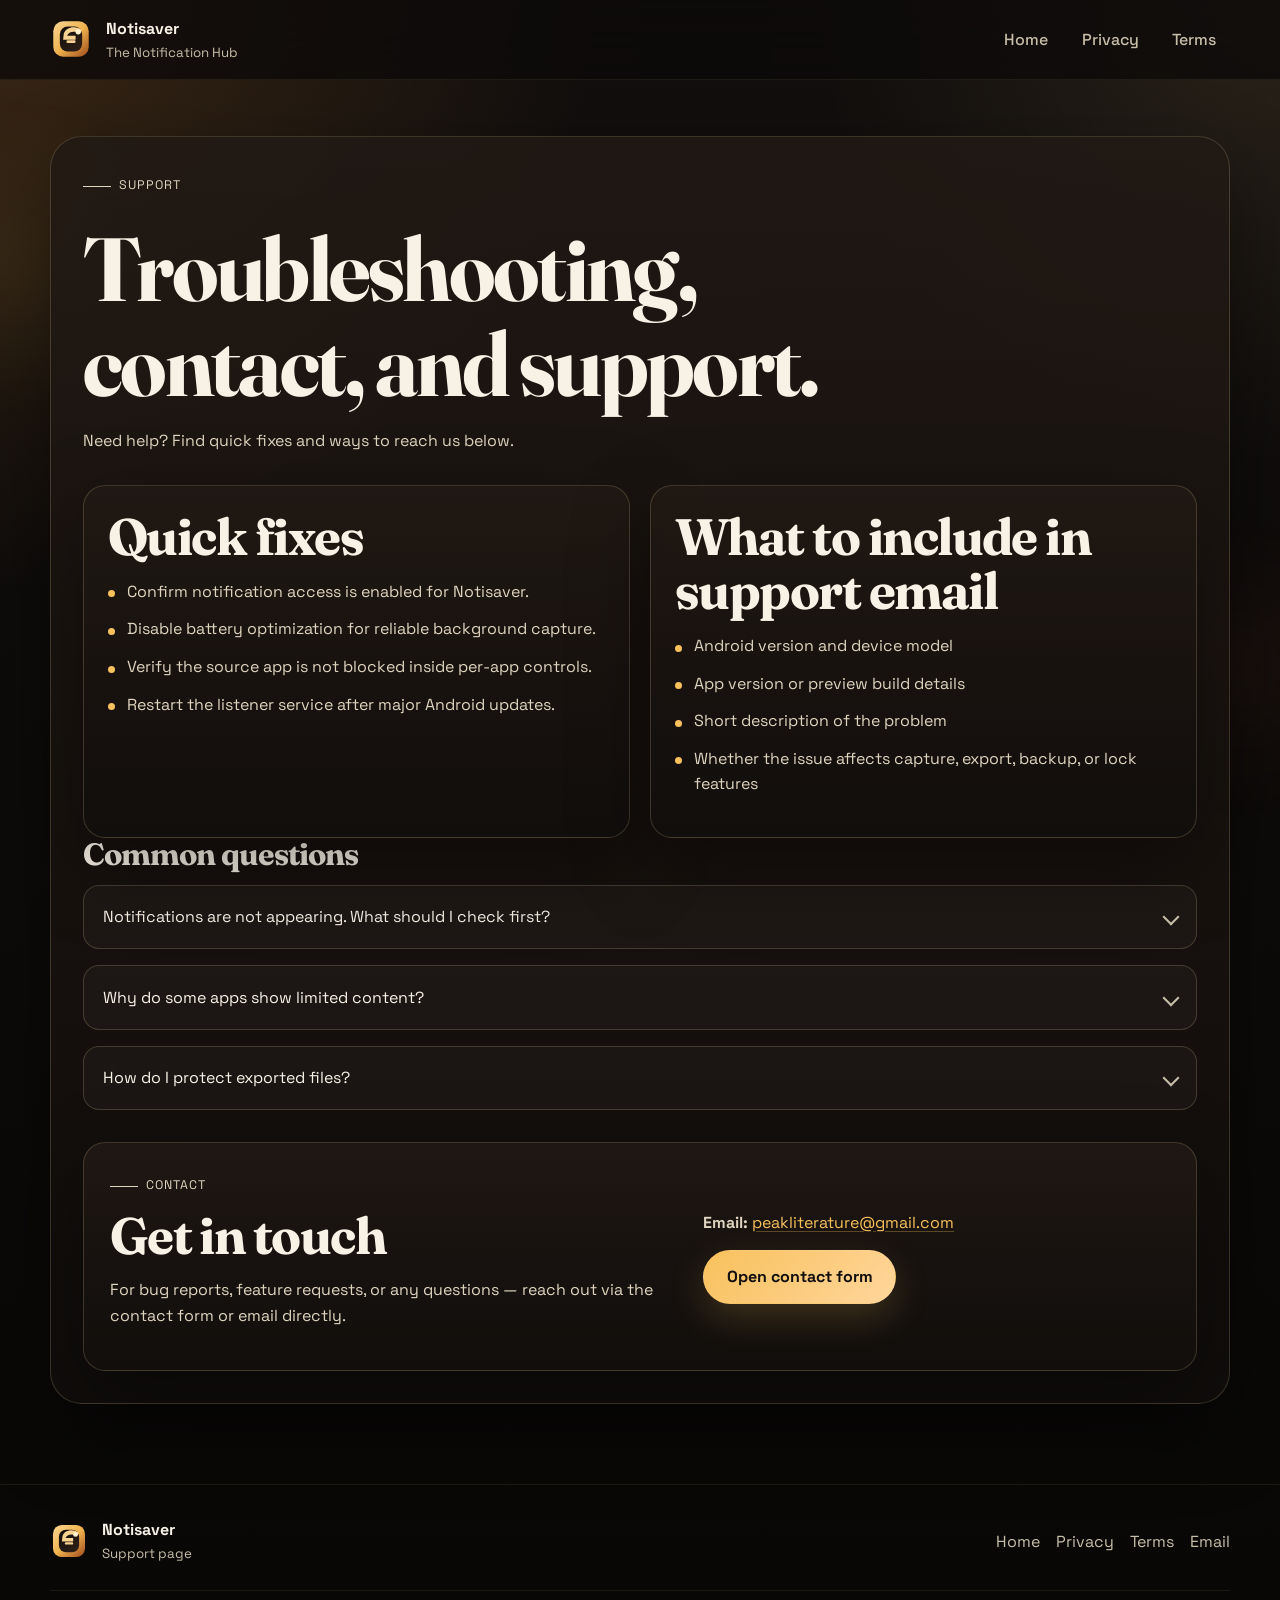
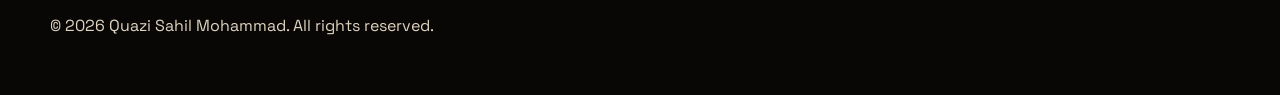
<file: support.html>
<!DOCTYPE html>
<html lang="en">
<head>
  <meta charset="utf-8">
  <meta name="viewport" content="width=device-width, initial-scale=1">
  <title>Support | Notisaver Appstore</title>
  <meta name="description" content="Support page for Notisaver with troubleshooting tips and contact details.">
  <meta name="theme-color" content="#0f0d0c">
  <link rel="preconnect" href="https://fonts.googleapis.com">
  <link rel="preconnect" href="https://fonts.gstatic.com" crossorigin>
  <link href="https://fonts.googleapis.com/css2?family=Fraunces:opsz,wght@9..144,500;9..144,700&family=Space+Grotesk:wght@400;500;700&display=swap" rel="stylesheet">
  <link rel="icon" href="assets/icons/favicon.svg" type="image/svg+xml">
  <link rel="stylesheet" href="assets/css/styles.css">
  <script defer src="assets/js/site.js"></script>
</head>
<body class="inner-page">
  <a class="skip-link" href="#main">Skip to content</a>
  <div class="site-shell">
    <header class="site-header">
      <div class="container nav-wrap">
        <a class="brand" href="index.html" aria-label="Notisaver home">
          <img src="assets/icons/logo-mark.svg" alt="" width="42" height="42">
          <span>
            <strong>Notisaver</strong>
            <small>The Notification Hub</small>
          </span>
        </a>
        <button class="nav-toggle" type="button" aria-expanded="false" aria-controls="site-nav">
          <span></span>
          <span></span>
          <span></span>
          <span class="visually-hidden">Toggle navigation</span>
        </button>
        <nav class="site-nav" id="site-nav" aria-label="Primary">
          <a href="index.html">Home</a>
          <a href="privacy.html">Privacy</a>
          <a href="terms.html">Terms</a>
        </nav>
      </div>
    </header>

    <main id="main" class="section">
      <div class="container legal-shell">
        <header class="page-hero">
          <p class="eyebrow">Support</p>
          <h1>Troubleshooting, contact, and support.</h1>
          <p>Need help? Find quick fixes and ways to reach us below.</p>
        </header>

        <section class="support-grid">
          <article class="support-card">
            <h2>Quick fixes</h2>
            <ul class="support-list">
              <li>Confirm notification access is enabled for Notisaver.</li>
              <li>Disable battery optimization for reliable background capture.</li>
              <li>Verify the source app is not blocked inside per-app controls.</li>
              <li>Restart the listener service after major Android updates.</li>
            </ul>
          </article>
          <article class="support-card">
            <h2>What to include in support email</h2>
            <ul class="support-list">
              <li>Android version and device model</li>
              <li>App version or preview build details</li>
              <li>Short description of the problem</li>
              <li>Whether the issue affects capture, export, backup, or lock features</li>
            </ul>
          </article>
        </section>

        <section class="legal-section">
          <h2>Common questions</h2>
          <div class="faq-list">
            <article class="faq-item">
              <button class="faq-button" type="button" aria-expanded="false">
                Notifications are not appearing. What should I check first?
              </button>
              <div class="faq-panel" hidden>
                <p>Check notification access, power management restrictions, and whether the source app is excluded in Notisaver settings.</p>
              </div>
            </article>
            <article class="faq-item">
              <button class="faq-button" type="button" aria-expanded="false">
                Why do some apps show limited content?
              </button>
              <div class="faq-panel" hidden>
                <p>The amount of content available depends on what the original app exposes through Android notifications.</p>
              </div>
            </article>
            <article class="faq-item">
              <button class="faq-button" type="button" aria-expanded="false">
                How do I protect exported files?
              </button>
              <div class="faq-panel" hidden>
                <p>Store exports only in trusted locations, use device-level protection, and prefer encrypted backup flows where available.</p>
              </div>
            </article>
          </div>
        </section>

        <section class="contact-panel">
          <div>
            <p class="eyebrow">Contact</p>
            <h2>Get in touch</h2>
            <p>For bug reports, feature requests, or any questions — reach out via the contact form or email directly.</p>
          </div>
          <div class="contact-meta">
            <p><strong>Email:</strong> <a href="mailto:peakliterature@gmail.com">peakliterature@gmail.com</a></p>
            <p><a class="button button-primary" href="contact.html">Open contact form</a></p>
          </div>
        </section>
      </div>
    </main>

    <footer class="site-footer">
      <div class="container footer-grid">
        <div>
          <a class="brand brand-footer" href="index.html">
            <img src="assets/icons/logo-mark.svg" alt="" width="38" height="38">
            <span>
              <strong>Notisaver</strong>
              <small>Support page</small>
            </span>
          </a>
        </div>
        <nav class="footer-links" aria-label="Footer">
          <a href="index.html">Home</a>
          <a href="privacy.html">Privacy</a>
          <a href="terms.html">Terms</a>
          <a href="mailto:peakliterature@gmail.com">Email</a>
        </nav>
      </div>
      <div class="container footer-meta">
        <p>&copy; <span data-year></span> Quazi Sahil Mohammad. All rights reserved.</p>
      </div>
    </footer>
  </div>
</body>
</html>
</file>
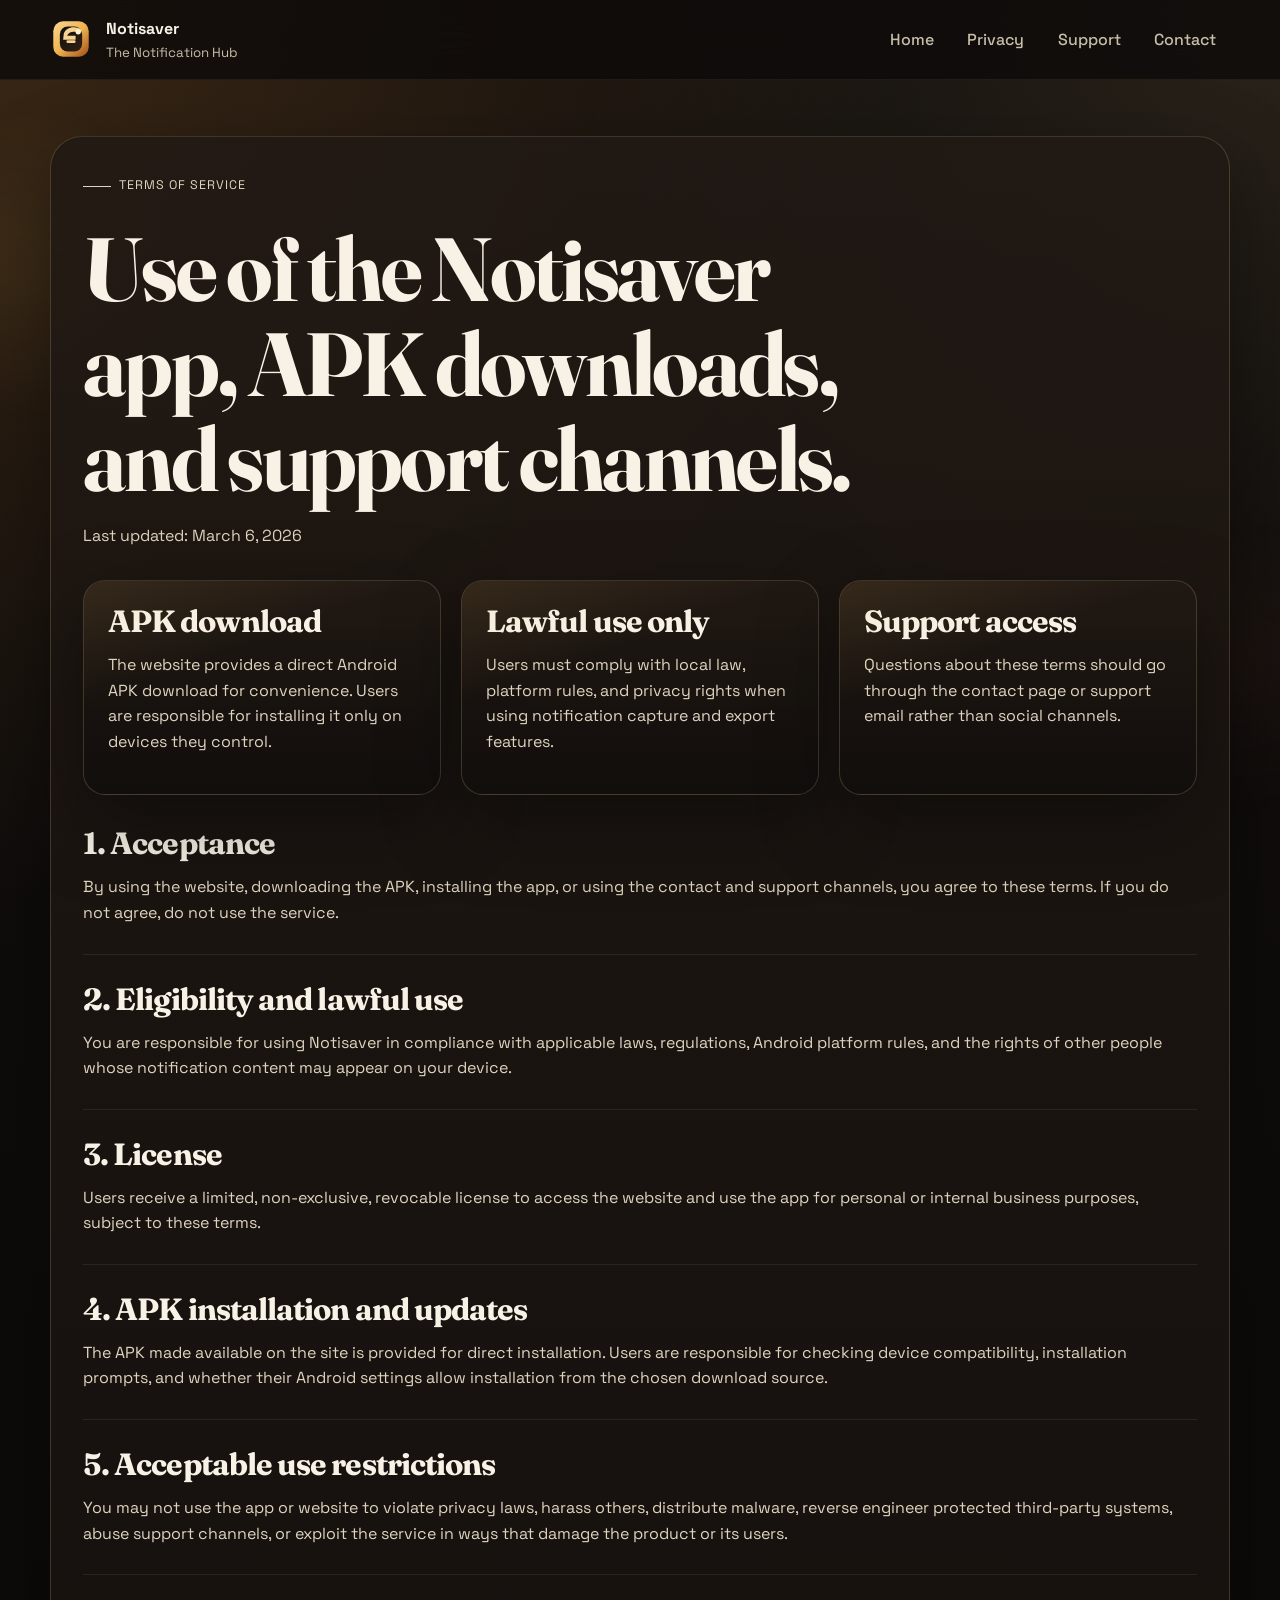
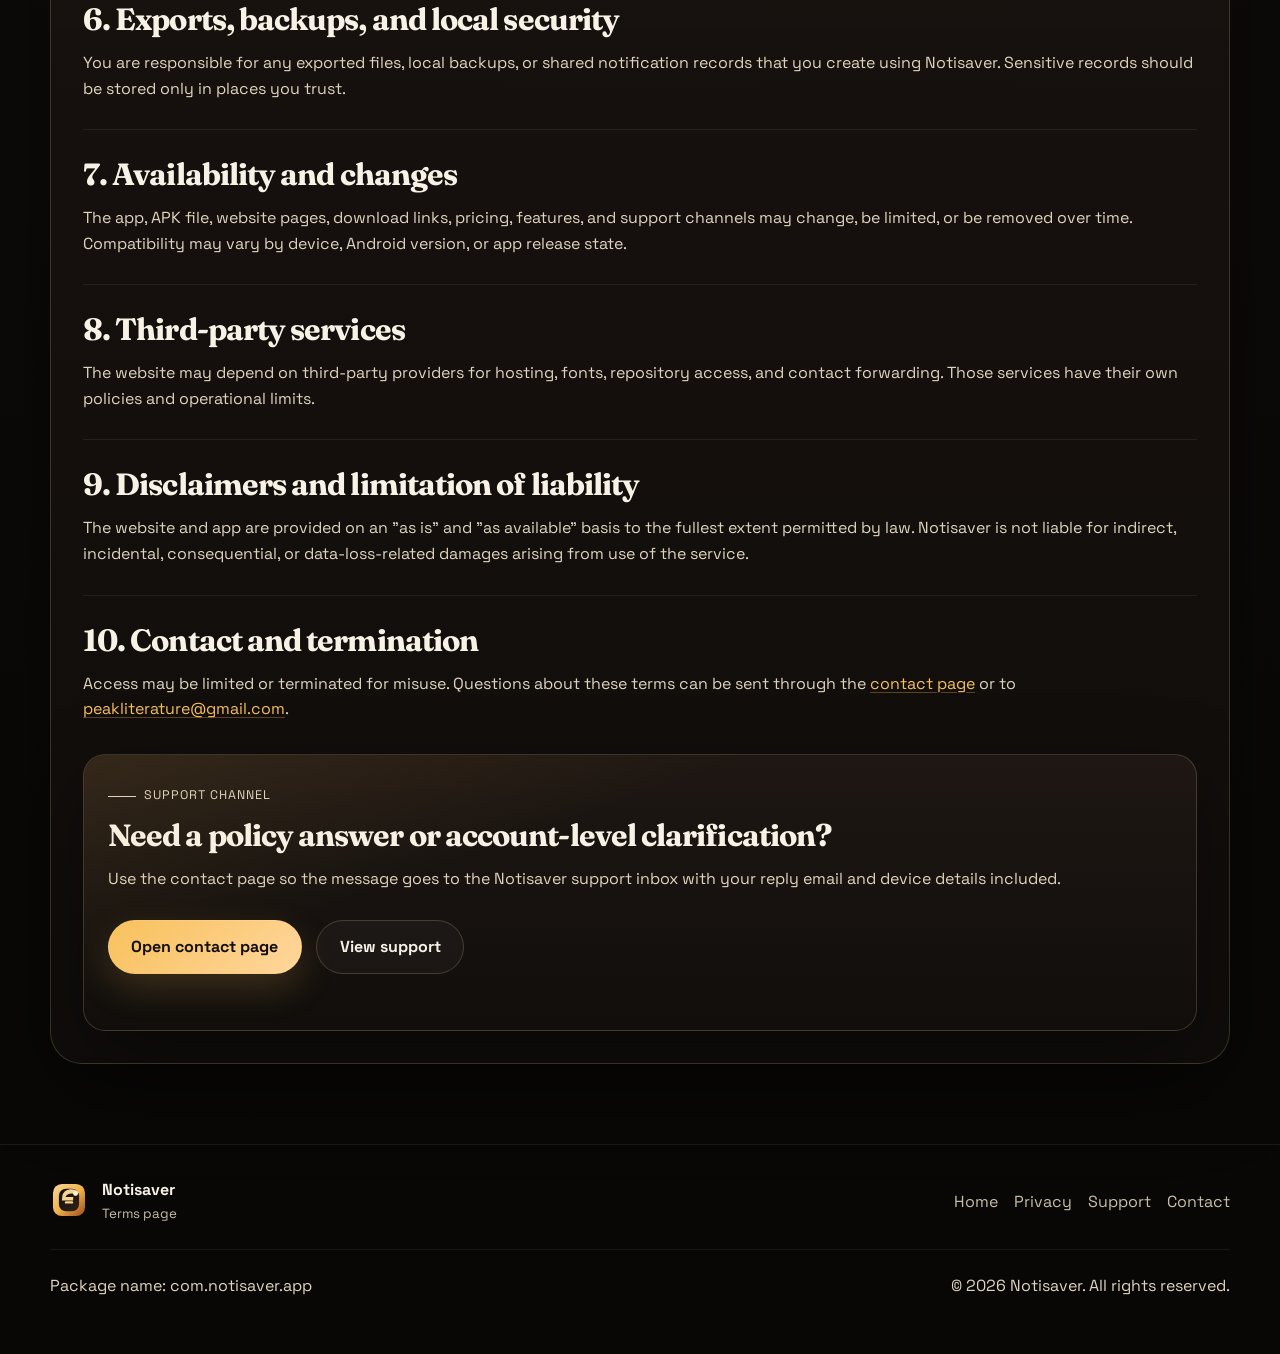
<file: terms.html>
<!DOCTYPE html>
<html lang="en">
<head>
  <meta charset="utf-8">
  <meta name="viewport" content="width=device-width, initial-scale=1">
  <title>Terms of Service | Notisaver</title>
  <meta name="description" content="Terms of service for the Notisaver app, website, APK downloads, and support channels.">
  <meta name="theme-color" content="#0f0d0c">
  <link rel="preconnect" href="https://fonts.googleapis.com">
  <link rel="preconnect" href="https://fonts.gstatic.com" crossorigin>
  <link href="https://fonts.googleapis.com/css2?family=Fraunces:opsz,wght@9..144,500;9..144,700&family=Space+Grotesk:wght@400;500;700&display=swap" rel="stylesheet">
  <link rel="icon" href="assets/icons/favicon.svg" type="image/svg+xml">
  <link rel="stylesheet" href="assets/css/styles.css">
  <script defer src="assets/js/site.js"></script>
</head>
<body class="inner-page">
  <a class="skip-link" href="#main">Skip to content</a>
  <div class="site-shell">
    <header class="site-header">
      <div class="container nav-wrap">
        <a class="brand" href="index.html" aria-label="Notisaver home">
          <img src="assets/icons/logo-mark.svg" alt="" width="42" height="42">
          <span>
            <strong>Notisaver</strong>
            <small>The Notification Hub</small>
          </span>
        </a>
        <button class="nav-toggle" type="button" aria-expanded="false" aria-controls="site-nav">
          <span></span>
          <span></span>
          <span></span>
          <span class="visually-hidden">Toggle navigation</span>
        </button>
        <nav class="site-nav" id="site-nav" aria-label="Primary">
          <a href="index.html">Home</a>
          <a href="privacy.html">Privacy</a>
          <a href="support.html">Support</a>
          <a href="contact.html">Contact</a>
        </nav>
      </div>
    </header>

    <main id="main" class="section">
      <div class="container legal-shell">
        <header class="page-hero">
          <p class="eyebrow">Terms of service</p>
          <h1>Use of the Notisaver app, APK downloads, and support channels.</h1>
          <p>Last updated: March 6, 2026</p>
        </header>

        <section class="legal-intro-grid" aria-label="Terms summary">
          <article class="info-card">
            <h2>APK download</h2>
            <p>The website provides a direct Android APK download for convenience. Users are responsible for installing it only on devices they control.</p>
          </article>
          <article class="info-card">
            <h2>Lawful use only</h2>
            <p>Users must comply with local law, platform rules, and privacy rights when using notification capture and export features.</p>
          </article>
          <article class="info-card">
            <h2>Support access</h2>
            <p>Questions about these terms should go through the contact page or support email rather than social channels.</p>
          </article>
        </section>

        <section class="legal-section">
          <h2>1. Acceptance</h2>
          <p>By using the website, downloading the APK, installing the app, or using the contact and support channels, you agree to these terms. If you do not agree, do not use the service.</p>
        </section>

        <section class="legal-section">
          <h2>2. Eligibility and lawful use</h2>
          <p>You are responsible for using Notisaver in compliance with applicable laws, regulations, Android platform rules, and the rights of other people whose notification content may appear on your device.</p>
        </section>

        <section class="legal-section">
          <h2>3. License</h2>
          <p>Users receive a limited, non-exclusive, revocable license to access the website and use the app for personal or internal business purposes, subject to these terms.</p>
        </section>

        <section class="legal-section">
          <h2>4. APK installation and updates</h2>
          <p>The APK made available on the site is provided for direct installation. Users are responsible for checking device compatibility, installation prompts, and whether their Android settings allow installation from the chosen download source.</p>
        </section>

        <section class="legal-section">
          <h2>5. Acceptable use restrictions</h2>
          <p>You may not use the app or website to violate privacy laws, harass others, distribute malware, reverse engineer protected third-party systems, abuse support channels, or exploit the service in ways that damage the product or its users.</p>
        </section>

        <section class="legal-section">
          <h2>6. Exports, backups, and local security</h2>
          <p>You are responsible for any exported files, local backups, or shared notification records that you create using Notisaver. Sensitive records should be stored only in places you trust.</p>
        </section>

        <section class="legal-section">
          <h2>7. Availability and changes</h2>
          <p>The app, APK file, website pages, download links, pricing, features, and support channels may change, be limited, or be removed over time. Compatibility may vary by device, Android version, or app release state.</p>
        </section>

        <section class="legal-section">
          <h2>8. Third-party services</h2>
          <p>The website may depend on third-party providers for hosting, fonts, repository access, and contact forwarding. Those services have their own policies and operational limits.</p>
        </section>

        <section class="legal-section">
          <h2>9. Disclaimers and limitation of liability</h2>
          <p>The website and app are provided on an "as is" and "as available" basis to the fullest extent permitted by law. Notisaver is not liable for indirect, incidental, consequential, or data-loss-related damages arising from use of the service.</p>
        </section>

        <section class="legal-section">
          <h2>10. Contact and termination</h2>
          <p>Access may be limited or terminated for misuse. Questions about these terms can be sent through the <a class="inline-link" href="contact.html">contact page</a> or to <a class="inline-link" href="mailto:peakliterature@gmail.com">peakliterature@gmail.com</a>.</p>
        </section>

        <section class="support-callout">
          <p class="eyebrow">Support channel</p>
          <h2>Need a policy answer or account-level clarification?</h2>
          <p>Use the contact page so the message goes to the Notisaver support inbox with your reply email and device details included.</p>
          <div class="hero-actions">
            <a class="button button-primary" href="contact.html">Open contact page</a>
            <a class="button button-secondary" href="support.html">View support</a>
          </div>
        </section>
      </div>
    </main>

    <footer class="site-footer">
      <div class="container footer-grid">
        <div>
          <a class="brand brand-footer" href="index.html">
            <img src="assets/icons/logo-mark.svg" alt="" width="38" height="38">
            <span>
              <strong>Notisaver</strong>
              <small>Terms page</small>
            </span>
          </a>
        </div>
        <nav class="footer-links" aria-label="Footer">
          <a href="index.html">Home</a>
          <a href="privacy.html">Privacy</a>
          <a href="support.html">Support</a>
          <a href="contact.html">Contact</a>
        </nav>
      </div>
      <div class="container footer-meta">
        <p>Package name: com.notisaver.app</p>
        <p>&copy; <span data-year></span> Notisaver. All rights reserved.</p>
      </div>
    </footer>
  </div>
</body>
</html>
</file>
<file: assets/css/styles.css>
:root {
  --bg: #0f0d0c;
  --bg-elevated: rgba(29, 22, 18, 0.88);
  --panel: rgba(21, 17, 14, 0.88);
  --panel-strong: rgba(15, 12, 10, 0.96);
  --stroke: rgba(255, 227, 166, 0.18);
  --stroke-strong: rgba(255, 227, 166, 0.36);
  --text: #f7f1e6;
  --muted: #c7bea9;
  --muted-strong: #dfd4bf;
  --accent: #f8c15c;
  --accent-deep: #ff9d37;
  --accent-soft: rgba(248, 193, 92, 0.16);
  --input-bg: rgba(255, 255, 255, 0.04);
  --input-bg-focus: rgba(255, 255, 255, 0.06);
  --success: #89c7a5;
  --shadow: 0 28px 80px rgba(0, 0, 0, 0.38);
  --radius-xl: 32px;
  --radius-lg: 22px;
  --radius-md: 16px;
  --radius-sm: 12px;
  --container: 1180px;
}

*,
*::before,
*::after {
  box-sizing: border-box;
}

html {
  scroll-behavior: smooth;
}

body {
  margin: 0;
  min-width: 320px;
  overflow-x: hidden;
  font-family: "Space Grotesk", sans-serif;
  color: var(--text);
  background:
    radial-gradient(circle at top left, rgba(255, 159, 56, 0.17), transparent 28%),
    radial-gradient(circle at top right, rgba(255, 212, 130, 0.1), transparent 22%),
    linear-gradient(180deg, #120f0e 0%, #0d0b0a 45%, #080706 100%);
  line-height: 1.6;
}

body::before,
body::after {
  content: "";
  position: fixed;
  inset: auto;
  width: 320px;
  height: 320px;
  border-radius: 50%;
  filter: blur(14px);
  opacity: 0.22;
  pointer-events: none;
  z-index: 0;
}

body::before {
  top: 100px;
  left: -140px;
  background: radial-gradient(circle, rgba(248, 193, 92, 0.36) 0%, transparent 72%);
}

body::after {
  right: -120px;
  bottom: 8vh;
  background: radial-gradient(circle, rgba(255, 125, 84, 0.22) 0%, transparent 70%);
}

img {
  display: block;
  max-width: 100%;
  height: auto;
}

a {
  color: inherit;
  text-decoration: none;
}

p,
ul {
  margin-top: 0;
}

button,
a {
  -webkit-tap-highlight-color: transparent;
}

button,
input,
textarea,
select {
  font: inherit;
  color: inherit;
}

textarea {
  min-height: 168px;
  resize: vertical;
}

.site-shell {
  position: relative;
  z-index: 1;
}

.container {
  width: min(var(--container), calc(100% - 2.5rem));
  margin: 0 auto;
}

.section {
  padding: 5rem 0;
}

.section-alt {
  background: linear-gradient(180deg, rgba(255, 238, 210, 0.02), rgba(255, 238, 210, 0.01));
}

.site-header {
  position: sticky;
  top: 0;
  z-index: 20;
  backdrop-filter: blur(20px);
  background: rgba(12, 10, 9, 0.78);
  border-bottom: 1px solid rgba(255, 227, 166, 0.08);
}

.nav-wrap {
  position: relative;
  display: flex;
  align-items: center;
  justify-content: space-between;
  gap: 1rem;
  min-height: 76px;
  padding: 1rem 0;
}

.brand {
  display: inline-flex;
  align-items: center;
  gap: 0.85rem;
  min-width: 0;
}

.brand span {
  min-width: 0;
}

.brand strong,
.brand-footer strong {
  display: block;
  font-size: 1rem;
}

.brand small,
.brand-footer small {
  display: block;
  color: var(--muted);
}

.site-nav {
  display: flex;
  align-items: center;
  flex-wrap: wrap;
  justify-content: flex-end;
  gap: 0.4rem;
}

.site-nav a {
  color: var(--muted);
  padding: 0.5rem 0.85rem;
  border-radius: 999px;
  font-weight: 500;
  transition: color 160ms ease, background-color 160ms ease;
}

.site-nav a:hover,
.site-nav a:focus-visible {
  color: var(--text);
  background: rgba(255, 227, 166, 0.08);
}

.nav-toggle {
  display: none;
  width: 52px;
  height: 52px;
  padding: 0;
  border: 1px solid var(--stroke);
  border-radius: 16px;
  background: rgba(255, 255, 255, 0.02);
  color: var(--text);
}

.nav-toggle span {
  display: block;
  width: 22px;
  height: 2px;
  margin: 4px auto;
  background: currentColor;
}

.skip-link,
.visually-hidden {
  position: absolute;
  width: 1px;
  height: 1px;
  padding: 0;
  margin: -1px;
  overflow: hidden;
  clip: rect(0, 0, 0, 0);
  white-space: nowrap;
  border: 0;
}

.skip-link:focus {
  top: 1rem;
  left: 1rem;
  width: auto;
  height: auto;
  clip: auto;
  margin: 0;
  padding: 0.8rem 1rem;
  color: #000;
  background: #fff;
  border-radius: 0.75rem;
  z-index: 30;
}

.hero-grid,
.cta-grid,
.footer-grid,
.carousel-slide,
.contact-layout,
.contact-panel {
  display: grid;
  gap: 2rem;
  align-items: center;
}

.hero-grid,
.cta-grid,
.footer-grid {
  grid-template-columns: 1.05fr 0.95fr;
}

.carousel-slide {
  grid-template-columns: 1fr 0.88fr;
  gap: 1.5rem;
}

.contact-layout {
  grid-template-columns: minmax(0, 0.92fr) minmax(0, 1.08fr);
  align-items: start;
}

.contact-panel {
  grid-template-columns: minmax(0, 1fr) minmax(260px, 0.82fr);
}

.hero {
  padding: 4rem 0 3rem;
}

.eyebrow {
  display: inline-flex;
  align-items: center;
  gap: 0.5rem;
  color: var(--accent);
  letter-spacing: 0.08em;
  text-transform: uppercase;
  font-size: 0.78rem;
}

.eyebrow::before {
  content: "";
  width: 28px;
  height: 1px;
  background: currentColor;
}

h1,
h2,
h3 {
  margin-top: 0;
  line-height: 1.06;
}

h1,
h2 {
  font-family: "Fraunces", serif;
  letter-spacing: -0.03em;
}

h1 {
  max-width: 12ch;
  margin: 0.8rem 0 1rem;
  font-size: clamp(3rem, 7vw, 5.8rem);
}

h2 {
  margin-bottom: 0.9rem;
  font-size: clamp(2rem, 4vw, 3.5rem);
}

h3 {
  margin-bottom: 0.8rem;
  font-size: clamp(1.35rem, 2vw, 1.85rem);
}

.lede,
.section-heading p,
.slide-copy p,
.pricing-card p,
.step-card p,
.faq-panel p,
.cta-copy p,
.legal-section p,
.support-card li,
.contact-panel p,
.footer-meta p,
.page-hero p,
.info-card p,
.support-callout p,
.contact-method-card p,
.contact-form p,
.form-note,
.tiny-note {
  color: var(--muted-strong);
}

.hero-copy .lede {
  max-width: 60ch;
  font-size: clamp(1.05rem, 1.6vw, 1.18rem);
}

.hero-actions {
  display: flex;
  flex-wrap: wrap;
  gap: 0.9rem;
  margin: 1.8rem 0 2rem;
}

.button,
.link-button {
  display: inline-flex;
  align-items: center;
  justify-content: center;
  min-height: 54px;
  padding: 0.95rem 1.4rem;
  border: 1px solid transparent;
  border-radius: 999px;
  font-weight: 700;
  line-height: 1.1;
  transition: transform 160ms ease, border-color 160ms ease, background-color 160ms ease, color 160ms ease;
}

.button:hover,
.button:focus-visible,
.link-button:hover,
.link-button:focus-visible {
  transform: translateY(-2px);
}

.button-primary {
  color: #130f0d;
  background: linear-gradient(135deg, var(--accent) 0%, #ffd69c 100%);
  box-shadow: 0 14px 36px rgba(248, 193, 92, 0.18);
}

.button-secondary {
  border-color: var(--stroke);
  background: rgba(255, 255, 255, 0.03);
}

.pricing-card .button {
  display: block;
  width: 100%;
  margin-top: 1.5rem;
  text-align: center;
}

.link-button {
  color: var(--muted-strong);
  border-color: var(--stroke);
  background: rgba(255, 255, 255, 0.02);
}

.metric-row,
.plan-list,
.support-list {
  padding-left: 0;
  list-style: none;
}

.metric-row {
  display: grid;
  grid-template-columns: repeat(3, minmax(0, 1fr));
  gap: 1rem;
}

.metric-row li,
.feature-card,
.pricing-card,
.step-card,
.support-card,
.qr-card,
.legal-shell,
.contact-panel,
.info-card,
.contact-method-card,
.contact-form,
.support-callout {
  border: 1px solid var(--stroke);
  background: linear-gradient(180deg, rgba(33, 25, 20, 0.88), rgba(17, 14, 12, 0.92));
  box-shadow: var(--shadow);
}

.metric-row li {
  padding: 1rem;
  border-radius: var(--radius-md);
}

.metric-row strong {
  display: block;
  margin-bottom: 0.25rem;
  font-size: 1.25rem;
}

.device-stack {
  position: relative;
  min-height: 640px;
}

.device-card {
  position: absolute;
  overflow: hidden;
  border: 1px solid rgba(255, 227, 166, 0.22);
  border-radius: 38px;
  background: rgba(0, 0, 0, 0.32);
  box-shadow: var(--shadow);
}

.device-card-main {
  inset: 4% 8% 0 auto;
  width: min(78%, 400px);
  z-index: 2;
  animation: floatCardMain 7s ease-in-out infinite;
}

.device-card-top {
  top: 0;
  left: 0;
  width: min(46%, 220px);
  z-index: 1;
  animation: floatCardTop 7s ease-in-out infinite;
}

.device-card-bottom {
  right: 0;
  bottom: 0;
  width: min(45%, 230px);
  animation: floatCardBottom 7s ease-in-out infinite -2s;
}

.status-strip {
  padding: 1rem 0 0;
}

.status-grid,
.feature-grid,
.steps-grid,
.pricing-grid,
.support-grid,
.legal-intro-grid,
.contact-methods,
.form-grid,
.faq-list {
  display: grid;
  gap: 1.25rem;
}

.status-grid {
  grid-template-columns: repeat(4, minmax(0, 1fr));
  gap: 1rem;
}

.status-grid > div {
  padding: 1rem 1.1rem;
  border-top: 1px solid var(--stroke);
  color: var(--muted);
}

.strip-label {
  display: block;
  margin-bottom: 0.25rem;
  font-size: 0.82rem;
  text-transform: uppercase;
  letter-spacing: 0.08em;
}

.status-grid strong {
  color: var(--text);
}

.section-heading {
  max-width: 720px;
  margin-bottom: 2rem;
}

.feature-grid,
.steps-grid {
  grid-template-columns: repeat(3, minmax(0, 1fr));
}

.pricing-grid,
.support-grid {
  grid-template-columns: repeat(2, minmax(0, 1fr));
}

.legal-intro-grid {
  grid-template-columns: repeat(3, minmax(0, 1fr));
  margin-bottom: 2rem;
}

.contact-methods {
  gap: 1rem;
}

.form-grid {
  grid-template-columns: repeat(2, minmax(0, 1fr));
  gap: 1rem;
}

.feature-card,
.step-card,
.pricing-card,
.support-card,
.info-card,
.contact-method-card,
.contact-form,
.support-callout {
  position: relative;
  padding: 1.5rem;
  border-radius: var(--radius-lg);
}

.feature-card::before,
.pricing-card-featured::before,
.step-card::before,
.info-card::before,
.contact-form::before,
.support-callout::before {
  content: "";
  position: absolute;
  inset: 0;
  border-radius: inherit;
  background: linear-gradient(160deg, rgba(248, 193, 92, 0.1), transparent 36%);
  pointer-events: none;
}

.feature-index,
.step-card span {
  display: inline-flex;
  align-items: center;
  justify-content: center;
  min-width: 52px;
  min-height: 52px;
  margin-bottom: 1rem;
  padding: 0.4rem 0.75rem;
  border-radius: 16px;
  color: #1d1510;
  background: linear-gradient(135deg, var(--accent) 0%, #ffe1b1 100%);
  font-weight: 700;
}

.carousel {
  border: 1px solid var(--stroke);
  border-radius: var(--radius-xl);
  background: linear-gradient(180deg, rgba(28, 21, 17, 0.9), rgba(10, 8, 7, 0.95));
  box-shadow: var(--shadow);
  overflow: hidden;
}

.carousel-stage {
  padding: 1.5rem;
}

.slide-visual {
  padding: 1rem;
  border: 1px solid var(--stroke);
  border-radius: 28px;
  background: rgba(255, 255, 255, 0.03);
  text-align: center;
}

.slide-visual img {
  width: min(100%, 360px);
  margin: 0 auto;
  border-radius: 24px;
}

.slide-copy h3 {
  font-size: clamp(1.6rem, 2.4vw, 2rem);
}

.carousel-controls {
  display: flex;
  align-items: center;
  justify-content: center;
  flex-wrap: wrap;
  gap: 0.7rem;
  padding: 0 1.5rem 1.5rem;
}

.carousel-arrow {
  display: inline-flex;
  align-items: center;
  justify-content: center;
  width: 40px;
  height: 40px;
  padding: 0;
  border: 1px solid var(--stroke);
  border-radius: 50%;
  background: rgba(255, 255, 255, 0.04);
  color: var(--text);
  font-size: 1.4rem;
  cursor: pointer;
  transition: background 160ms ease, border-color 160ms ease;
}

.carousel-arrow:hover,
.carousel-arrow:focus-visible {
  background: rgba(255, 227, 166, 0.1);
  border-color: var(--stroke-strong);
}

.dot-button {
  width: 14px;
  height: 14px;
  padding: 0;
  border: 0;
  border-radius: 50%;
  background: rgba(255, 227, 166, 0.26);
}

.dot-button.is-active {
  background: var(--accent);
  box-shadow: 0 0 0 6px rgba(248, 193, 92, 0.14);
}

.plan-name {
  margin-bottom: 0.3rem;
  color: var(--accent);
  text-transform: uppercase;
  letter-spacing: 0.08em;
}

.plan-price {
  margin-bottom: 1.2rem;
  font-size: 1.8rem;
  font-weight: 700;
}

.price-period {
  font-size: 0.9rem;
  font-weight: 400;
  color: var(--muted);
}

.plan-list li,
.support-list li {
  position: relative;
  padding-left: 1.2rem;
  margin-bottom: 0.75rem;
  color: var(--muted-strong);
}

.plan-list li::before,
.support-list li::before {
  content: "";
  position: absolute;
  top: 0.72rem;
  left: 0;
  width: 7px;
  height: 7px;
  border-radius: 50%;
  background: var(--accent);
}

.pricing-card-featured {
  border-color: var(--stroke-strong);
}

.faq-list {
  gap: 1rem;
}

.faq-item {
  border: 1px solid var(--stroke);
  border-radius: var(--radius-md);
  overflow: hidden;
  background: rgba(255, 255, 255, 0.03);
}

.faq-button {
  width: 100%;
  display: flex;
  align-items: center;
  justify-content: space-between;
  gap: 1rem;
  padding: 1.15rem 1.2rem;
  border: 0;
  color: var(--text);
  text-align: left;
  background: transparent;
  cursor: pointer;
}

.faq-button::after {
  content: "";
  flex-shrink: 0;
  width: 12px;
  height: 12px;
  border-right: 2px solid var(--muted);
  border-bottom: 2px solid var(--muted);
  transform: rotate(45deg);
  transition: transform 250ms ease;
}

.faq-button[aria-expanded="true"] {
  color: var(--accent);
}

.faq-button[aria-expanded="true"]::after {
  transform: rotate(-135deg);
}

.faq-panel {
  padding: 0 1.2rem 1.1rem;
}

.cta-section {
  padding-bottom: 6rem;
}

.qr-card {
  padding: 1.5rem;
  border-radius: var(--radius-xl);
  text-align: center;
}

.qr-card strong {
  display: block;
  margin-top: 1rem;
  margin-bottom: 0.4rem;
}

.download-meta {
  padding: 0;
  margin: 0.75rem 0 1rem;
  list-style: none;
  text-align: left;
}

.download-meta li {
  padding: 0.4rem 0;
  color: var(--muted-strong);
  font-size: 0.95rem;
  border-bottom: 1px solid rgba(255, 227, 166, 0.08);
}

.download-meta li:last-child {
  border-bottom: none;
}

.qr-card code {
  color: var(--text);
  word-break: break-all;
}

.qr-card .button {
  width: 100%;
  margin-top: 0.75rem;
}

.site-footer {
  padding: 2rem 0 2.5rem;
  border-top: 1px solid rgba(255, 227, 166, 0.08);
}

.footer-grid {
  align-items: center;
}

.footer-links {
  display: flex;
  flex-wrap: wrap;
  justify-content: flex-end;
  gap: 1rem;
}

.footer-links a {
  color: var(--muted);
}

.footer-meta {
  display: flex;
  justify-content: space-between;
  gap: 1rem;
  margin-top: 1.4rem;
  padding-top: 1.4rem;
  border-top: 1px solid rgba(255, 227, 166, 0.08);
}

.inner-page .section {
  padding-top: 3.5rem;
}

.legal-shell {
  padding: 2rem;
  border-radius: var(--radius-xl);
}

.centered-shell {
  max-width: 720px;
  text-align: center;
}

.centered-shell h1 {
  margin-left: auto;
  margin-right: auto;
}

.page-hero {
  margin-bottom: 2rem;
}

.page-hero h1 {
  max-width: 14ch;
}

.legal-section + .legal-section {
  margin-top: 1.75rem;
  padding-top: 1.75rem;
  border-top: 1px solid rgba(255, 227, 166, 0.08);
}

.legal-section h2 {
  font-size: clamp(1.5rem, 2.4vw, 2rem);
}

.info-card h2,
.contact-method-card h2,
.contact-form h2,
.support-callout h2 {
  font-size: clamp(1.6rem, 2.4vw, 2.2rem);
}

.inline-link,
.legal-shell a:not(.button):not(.link-button) {
  color: var(--accent);
  text-decoration: underline;
  text-decoration-color: rgba(248, 193, 92, 0.3);
  text-underline-offset: 0.18em;
}

.contact-panel {
  gap: 1.5rem;
  margin-top: 2rem;
  padding: 1.6rem;
  border-radius: var(--radius-lg);
}

.contact-meta {
  display: grid;
  gap: 0.9rem;
  align-content: center;
  justify-items: start;
}

.contact-meta p {
  margin-bottom: 0;
}

.contact-meta a:not(.button) {
  color: var(--accent);
}

.contact-method-card {
  padding: 1.35rem;
}

.contact-form {
  overflow: hidden;
}

.form-honeypot {
  position: absolute;
  left: -9999px;
  opacity: 0;
  pointer-events: none;
}

.form-field {
  display: flex;
  flex-direction: column;
  gap: 0.45rem;
}

.field-span {
  grid-column: 1 / -1;
}

.form-field label {
  color: var(--text);
  font-weight: 500;
}

.form-field input,
.form-field textarea {
  width: 100%;
  padding: 0.95rem 1rem;
  border: 1px solid rgba(255, 227, 166, 0.16);
  border-radius: var(--radius-sm);
  background: var(--input-bg);
  box-shadow: inset 0 1px 0 rgba(255, 255, 255, 0.03);
}

.form-field input::placeholder,
.form-field textarea::placeholder {
  color: rgba(223, 212, 191, 0.7);
}

.form-field input:focus,
.form-field textarea:focus {
  border-color: rgba(248, 193, 92, 0.6);
  background: var(--input-bg-focus);
  outline: none;
}

.form-actions {
  display: flex;
  flex-wrap: wrap;
  align-items: center;
  gap: 0.9rem;
  margin-top: 1.5rem;
}

.form-note {
  margin-bottom: 0;
  font-size: 0.94rem;
}

.tiny-note {
  font-size: 0.92rem;
}

.support-callout {
  margin-top: 2rem;
}

.story-signoff {
  margin-top: 1rem;
  color: var(--accent);
  font-weight: 700;
}

.reveal {
  opacity: 0;
  transform: translateY(24px);
  transition: opacity 0.6s ease, transform 0.6s ease;
}

.reveal.is-visible {
  opacity: 1;
  transform: translateY(0);
}

:focus-visible {
  outline: 2px solid var(--accent);
  outline-offset: 4px;
}

@keyframes floatCardMain {
  0%,
  100% {
    transform: translateY(0);
  }

  50% {
    transform: translateY(-12px);
  }
}

@keyframes floatCardTop {
  0%,
  100% {
    transform: rotate(-9deg) translateY(0);
  }

  50% {
    transform: rotate(-9deg) translateY(-12px);
  }
}

@keyframes floatCardBottom {
  0%,
  100% {
    transform: rotate(10deg) translateY(0);
  }

  50% {
    transform: rotate(10deg) translateY(-12px);
  }
}

@media (max-width: 1100px) {
  .hero-grid,
  .cta-grid,
  .footer-grid,
  .carousel-slide,
  .contact-layout,
  .contact-panel {
    grid-template-columns: 1fr;
  }

  .feature-grid,
  .legal-intro-grid {
    grid-template-columns: repeat(2, minmax(0, 1fr));
  }

  .steps-grid,
  .pricing-grid,
  .support-grid {
    grid-template-columns: 1fr;
  }

  .status-grid {
    grid-template-columns: repeat(2, minmax(0, 1fr));
  }

  .footer-links,
  .footer-meta {
    justify-content: flex-start;
  }
}

@media (max-width: 860px) {
  .js-enabled .nav-toggle {
    display: inline-flex;
    flex-direction: column;
    justify-content: center;
  }

  .js-enabled .site-nav {
    position: absolute;
    top: calc(100% + 0.75rem);
    left: 0;
    right: 0;
    display: none;
    flex-direction: column;
    align-items: stretch;
    padding: 0.75rem;
    border: 1px solid var(--stroke);
    border-radius: 24px;
    background: rgba(18, 14, 12, 0.98);
    box-shadow: var(--shadow);
  }

  .js-enabled .site-nav.is-open {
    display: flex;
  }

  .site-nav a {
    padding: 0.85rem 0.95rem;
  }

  .device-stack {
    min-height: 520px;
  }

  .metric-row,
  .feature-grid,
  .steps-grid,
  .form-grid,
  .legal-intro-grid {
    grid-template-columns: 1fr;
  }
}

@media (max-width: 680px) {
  .container {
    width: min(var(--container), calc(100% - 1.25rem));
  }

  .section {
    padding: 3.75rem 0;
  }

  .hero {
    padding-top: 2.5rem;
  }

  h1 {
    font-size: clamp(2.55rem, 13vw, 4.2rem);
  }

  h2 {
    font-size: clamp(1.8rem, 8vw, 2.55rem);
  }

  .hero-actions,
  .form-actions,
  .footer-links,
  .footer-meta {
    flex-direction: column;
    align-items: stretch;
  }

  .button,
  .link-button {
    width: 100%;
  }

  .status-grid,
  .pricing-grid,
  .support-grid {
    grid-template-columns: 1fr;
  }

  .device-stack {
    min-height: 420px;
  }

  .device-card-main {
    inset: 8% 3% 0 auto;
    width: min(84%, 360px);
  }

  .carousel-stage {
    padding: 1.15rem;
  }

  .carousel-controls {
    padding: 0 1.15rem 1.15rem;
  }

  .legal-shell,
  .feature-card,
  .pricing-card,
  .step-card,
  .support-card,
  .qr-card,
  .info-card,
  .contact-method-card,
  .contact-form,
  .support-callout,
  .contact-panel {
    padding: 1.2rem;
  }
}

@media (max-width: 520px) {
  .nav-wrap {
    min-height: 68px;
    padding: 0.85rem 0;
  }

  .brand {
    gap: 0.65rem;
  }

  .brand strong,
  .brand-footer strong {
    font-size: 0.95rem;
  }

  .brand small,
  .brand-footer small {
    font-size: 0.84rem;
  }

  .nav-toggle {
    width: 48px;
    height: 48px;
  }

  .metric-row li {
    padding: 0.9rem;
  }

  .device-stack {
    min-height: 360px;
  }

  .device-card-top {
    width: min(48%, 170px);
  }

  .device-card-bottom {
    width: min(46%, 180px);
  }
}

@media (prefers-reduced-motion: reduce) {
  html {
    scroll-behavior: auto;
  }

  *,
  *::before,
  *::after {
    animation-duration: 0.01ms !important;
    animation-iteration-count: 1 !important;
    transition-duration: 0.01ms !important;
  }
}
</file>
